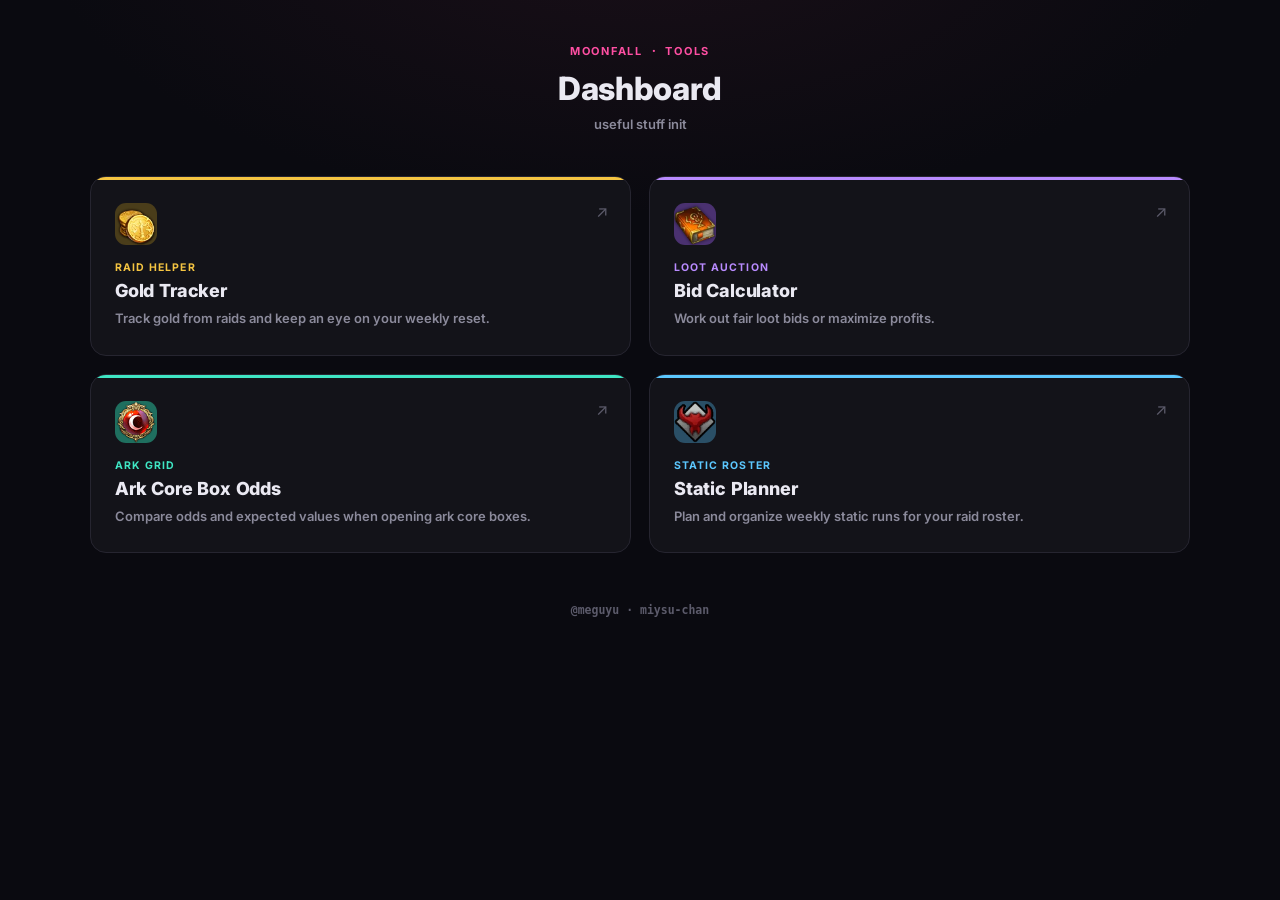
<file: index.html>
<!DOCTYPE html>
<html lang="de">
<head>
<meta charset="UTF-8">
<meta name="viewport" content="width=device-width, initial-scale=1.0">
<link rel="icon" type="image/png" href="icon.png">
<title>Moonfall | tools</title>
<style>
  @import url('https://fonts.googleapis.com/css2?family=Inter:wght@400;500;600;700;800&display=swap');

  :root{
    --bg: #0a0a10;
    --bg-grad: radial-gradient(1100px 550px at 50% -10%, #1a0f18 0%, #0a0a10 55%);
    --panel: #131319;
    --panel-2: #0d0d13;
    --border: #262530;
    --border-soft: #1c1b24;
    --text: #eae9f2;
    --muted: #8b8a9b;
    --muted-2: #5c5b6b;
    --pink: #ff4fa3;
    --pink-soft: #7a3159;
    --amber: #f5b942;
    --amber-soft: #7a5e2a;
    --teal: #3fe6c4;
    --teal-soft: #1f6f5f;
    --purple: #b98bff;
    --purple-soft: #4a3170;
    --coral: #ff6b5c;
    --coral-soft: #7a3329;
    --sky: #5cc8ff;
    --sky-soft: #2a4f66;
    --gold: #f5c542;
    --gold-soft: #4a3d1a;
    --danger: #ff5c5c;
    --success: #3fe6c4;
  }

  *{ box-sizing: border-box; }

  body{
    margin:0;
    background: var(--bg-grad), var(--bg);
    color: var(--text);
    font-family: 'Inter', sans-serif;
    padding: 44px 20px 70px;
    min-height: 100vh;
    font-variant-numeric: tabular-nums;
  }

  .wrap{ max-width: 1100px; margin: 0 auto; position: relative; }

  header{ margin-bottom: 8px; text-align: center; }
  .eyebrow{
    font-size: 11px; font-weight: 700;
    letter-spacing: .16em; text-transform: uppercase;
    color: var(--pink); margin-bottom: 10px;
  }
  h1{
    font-size: clamp(24px, 3.6vw, 32px);
    font-weight: 800;
    margin: 0 0 8px;
    letter-spacing: -0.01em;
  }
  .sub{
    font-size: 13px; color: var(--muted); font-weight: 600;
    max-width: 460px; margin: 0 auto;
  }

  /* --- Card grid --- */
  .grid{
    display: grid;
    grid-template-columns: repeat(2, 1fr);
    gap: 18px;
    margin-top: 44px;
  }
  @media (max-width: 640px){
    .grid{ grid-template-columns: 1fr; }
  }

  .card{
    display: block;
    background: var(--panel);
    border: 1px solid var(--border);
    border-radius: 16px;
    padding: 26px 24px;
    text-decoration: none;
    color: var(--text);
    position: relative;
    overflow: hidden;
    transition: border-color .15s ease, transform .15s ease, background .15s ease;
  }
  .card:hover{
    border-color: var(--muted-2);
    background: var(--panel-2);
    transform: translateY(-2px);
  }
  .card::before{
    content:"";
    position:absolute;
    top:0; left:0; right:0;
    height: 3px;
    background: var(--accent, var(--pink));
  }
  .card-icon{
    width: 42px; height: 42px;
    border-radius: 11px;
    display:flex; align-items:center; justify-content:center;
    font-size: 19px;
    background: var(--accent-soft, var(--pink-soft));
    color: var(--accent, var(--pink));
    margin-bottom: 16px;
    overflow: hidden;
  }
  .card-icon img{
    width: 100%; height: 100%;
    object-fit: cover;
  }
  .card-eyebrow{
    font-size: 10.5px; font-weight: 700;
    letter-spacing: .1em; text-transform: uppercase;
    color: var(--accent, var(--pink));
    margin-bottom: 6px;
  }
  .card h2{
    font-size: 18px; font-weight: 800;
    margin: 0 0 8px;
    letter-spacing: -0.01em;
  }
  .card p{
    font-size: 13px; color: var(--muted); font-weight: 600;
    margin: 0; line-height: 1.5;
  }
  .card-arrow{
    position: absolute;
    top: 24px; right: 22px;
    font-size: 16px;
    color: var(--muted-2);
    transition: transform .15s ease, color .15s ease;
  }
  .card:hover .card-arrow{
    transform: translate(3px, -3px);
    color: var(--accent, var(--pink));
  }

  footer{
    text-align:center;
    margin-top: 50px;
    font-size: 11.5px;
    color: var(--muted-2);
    font-weight: 600;
  }
</style>
</head>
<body>
<div class="wrap">

  <header>
    <div class="eyebrow">Moonfall ・ tools</div>
    <h1>Dashboard</h1>
    <div class="sub">useful stuff init</div>
  </header>

  <div class="grid">

    <a class="card" href="raid_gold_helper.html" style="--accent: var(--gold); --accent-soft: var(--gold-soft);">
      <span class="card-arrow">↗</span>
      <div class="card-icon"><img src="img/gold.webp" alt=""></div>
      <div class="card-eyebrow">Raid Helper</div>
      <h2>Gold Tracker</h2>
      <p>Track gold from raids and keep an eye on your weekly reset.</p>
    </a>

    <a class="card" href="bid_calculator.html" style="--accent: var(--purple); --accent-soft: var(--purple-soft);">
      <span class="card-arrow">↗</span>
      <div class="card-icon"><img src="img/Relic_Book.webp" alt=""></div>
      <div class="card-eyebrow">loot auction</div>
      <h2>Bid Calculator</h2>
      <p>Work out fair loot bids or maximize profits.</p>
    </a>

    <a class="card" href="ark_core_calculator.html" style="--accent: var(--teal); --accent-soft: var(--teal-soft);">
      <span class="card-arrow">↗</span>
      <div class="card-icon"><img src="img/ArkCore.png" alt=""></div>
      <div class="card-eyebrow">ark grid</div>
      <h2>Ark Core Box Odds</h2>
      <p>Compare odds and expected values when opening ark core boxes.</p>
    </a>

    <a class="card" href="megu_static_run_planner.html" style="--accent: var(--sky); --accent-soft: var(--sky-soft);">
      <span class="card-arrow">↗</span>
      <div class="card-icon"><img src="img/boss.png" alt=""></div>
      <div class="card-eyebrow">static roster</div>
      <h2>Static Planner</h2>
      <p>Plan and organize weekly static runs for your raid roster.</p>
    </a>

  </div>

  <footer><code>@meguyu · miysu-chan</code></footer>

</div>
</body>
</html>
</file>
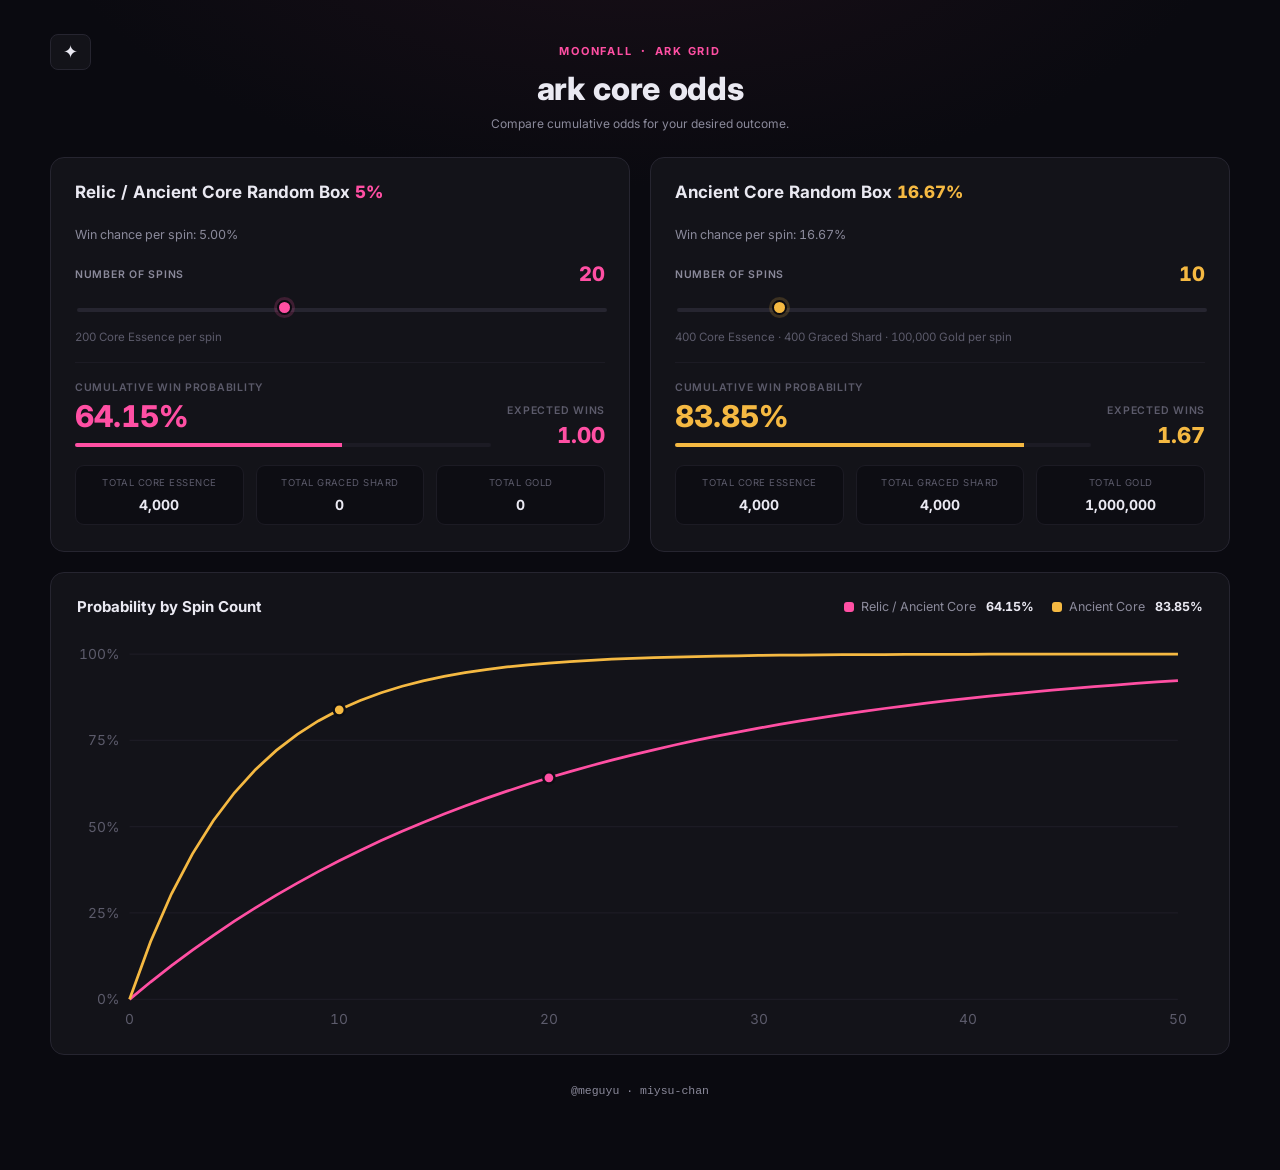
<file: ark_core_odds/index.html>
<!DOCTYPE html>
<html lang="en">
<head>
<meta charset="UTF-8">
<meta name="viewport" content="width=device-width, initial-scale=1.0">
<link rel="icon" type="image/png" href="icon.png">
<title>Moonfall | ark core box odds</title>
<style>
  @import url('https://fonts.googleapis.com/css2?family=Inter:wght@400;500;600;700;800&display=swap');

  :root{
    --bg: #0a0a10;
    --bg-grad: radial-gradient(1100px 550px at 50% -10%, #1a0f18 0%, #0a0a10 55%);
    --panel: #131319;
    --panel-2: #0d0d13;
    --border: #262530;
    --border-soft: #1c1b24;
    --text: #eae9f2;
    --muted: #8b8a9b;
    --muted-2: #5c5b6b;
    --pink: #ff4fa3;
    --pink-soft: #7a3159;
    --amber: #f5b942;
    --amber-soft: #7a5e2a;
  }

  *{ box-sizing: border-box; }

  body{
    margin:0;
    background: var(--bg-grad), var(--bg);
    color: var(--text);
    font-family: 'Inter', sans-serif;
    padding: 44px 20px 70px;
    min-height: 100vh;
    font-variant-numeric: tabular-nums;
  }

  .wrap{ max-width: 1180px; margin: 0 auto; position: relative; }

  /* Navigation Hamburger Menu */
  .top-nav {
    position: absolute;
    top: -10px;
    left: 0;
    z-index: 100;
  }
  .menu-btn {
    background: var(--panel);
    border: 1px solid var(--border);
    color: var(--text);
    font-size: 18px;
    padding: 6px 12px;
    border-radius: 8px;
    cursor: pointer;
    transition: all 0.15s ease;
  }
  .menu-btn:hover { border-color: var(--muted-2); background: var(--panel-2); }
  .menu-dropdown {
    display: none;
    position: absolute;
    top: 110%;
    left: 0;
    background: var(--panel);
    border: 1px solid var(--border);
    border-radius: 8px;
    box-shadow: 0 10px 25px rgba(0,0,0,0.5);
    min-width: 180px;
    overflow: hidden;
  }
  .menu-dropdown.show { display: block; }
  .menu-dropdown a {
    display: block;
    padding: 10px 16px;
    color: var(--text);
    text-decoration: none;
    font-size: 13px;
    font-weight: 600;
    border-bottom: 1px solid var(--border-soft);
    transition: background 0.15s ease;
  }
  .menu-dropdown a:last-child { border-bottom: none; }
  .menu-dropdown a:hover { background: var(--panel-2); color: var(--pink); }
  .menu-dropdown a.active { color: var(--pink); }

  header{ margin-bottom: 26px; text-align: center; }
  .eyebrow{
    font-size: 11px; font-weight: 700;
    letter-spacing: .16em; text-transform: uppercase;
    color: var(--pink); margin-bottom: 10px;
  }
  h1{
    font-size: clamp(24px, 3.6vw, 32px);
    font-weight: 800;
    margin: 0 0 8px;
    letter-spacing: -0.01em;
  }
  .sub{ font-size: 12px; color: var(--muted); margin-top: 8px; }

  .box-grid{
    display:grid;
    grid-template-columns: 1fr 1fr;
    gap: 20px;
    margin-bottom: 20px;
  }
  @media (max-width: 760px){ .box-grid{ grid-template-columns: 1fr; } }

  .card{
    background: var(--panel);
    border: 1px solid var(--border);
    border-radius: 14px;
    padding: 24px 24px 26px;
  }

  .card-title{ font-size: 17px; font-weight: 700; margin: 0 0 3px; min-height: 42px; line-height: 1.25; }
  .card-title .rate{ color: var(--pink); font-weight: 800; }
  .card-sub{ font-size: 12.5px; color: var(--muted); margin-bottom: 20px; }

  /* --- spin controls --- */
  label{
    display:block; font-size: 10.5px; font-weight: 600;
    letter-spacing:.07em; text-transform:uppercase; color: var(--muted);
  }
  .spins-block{ margin-bottom: 14px; }
  .spins-head{ display:flex; align-items:center; justify-content:space-between; margin-bottom: 10px; }
  .spins-display{
    font-family: 'Inter', sans-serif; font-size: 20px; font-weight: 800;
  }
  .spins-display.spins-pink{ color: var(--pink); }
  .spins-display.spins-amber{ color: var(--amber); }

  input[type=range]{
    width: 100%; height: 4px; border-radius: 2px;
    background: var(--border); -webkit-appearance:none; appearance:none;
  }
  input[type=range]::-webkit-slider-thumb{
    -webkit-appearance:none; appearance:none;
    width:15px; height:15px; border-radius:50%;
    background: var(--pink); border: 2px solid #0a0a10; cursor:pointer;
    margin-top:-6px; box-shadow: 0 0 0 3px rgba(255,79,163,.18);
  }
  input[type=range]::-moz-range-thumb{
    width:15px; height:15px; border-radius:50%;
    background: var(--pink); border: 2px solid #0a0a10; cursor:pointer;
  }

  .cost-note{ font-size: 11.5px; color: var(--muted-2); margin-top: 12px; }

  .divider{ height:1px; background: var(--border-soft); margin: 18px 0; }

  /* --- output row: probability + expected wins --- */
  .output-row{ display:flex; align-items:flex-end; justify-content:space-between; gap: 16px; }
  .output-main{ flex: 1; min-width:0; }
  .output-label{ font-size: 10.5px; font-weight:600; letter-spacing:.07em; text-transform:uppercase; color: var(--muted-2); margin-bottom: 6px; }
  .output-value{ font-size: 30px; font-weight: 800; color: var(--pink); line-height:1.1; }
  .output-bar{ height: 4px; border-radius: 2px; background: var(--border-soft); margin-top: 10px; overflow:hidden; }
  .output-bar-fill{ height:100%; background: var(--pink); transition: width .2s ease; }

  .output-side{ text-align:right; flex-shrink:0; }
  .output-side .output-label{ margin-bottom: 6px; }
  .output-side .output-value{ font-size: 22px; }
  .output-side.side-pink .output-value{ color: var(--pink); }
  .output-side.side-amber .output-value{ color: var(--amber); }

  /* --- resource totals, symmetric 3 columns on both cards --- */
  .cost-list{ margin-top: 18px; display:grid; grid-template-columns: repeat(3, 1fr); gap: 12px; }
  .cost-item{
    background:#0d0d13; border:1px solid var(--border-soft); border-radius:9px;
    padding: 11px 12px; text-align:center;
    display:flex; flex-direction:column; justify-content:space-between; gap: 8px;
  }
  .cost-item .cl{ font-size: 9.5px; text-transform:uppercase; letter-spacing:.05em; color: var(--muted-2); }
  .cost-item .cv{ font-size: 14px; font-weight: 700; white-space: nowrap; }

  /* --- combined chart card --- */
  .chart-card{
    background: var(--panel); border: 1px solid var(--border);
    border-radius: 14px; padding: 24px 26px 20px;
  }
  .chart-card-head{ display:flex; align-items:center; justify-content:space-between; flex-wrap:wrap; gap: 12px; margin-bottom: 18px; }
  .chart-card-head h2{ font-size: 15px; font-weight: 700; margin: 0; }
  .legend{ display:flex; gap: 18px; flex-wrap:wrap; }
  .legend-item{ font-size: 12.5px; color: var(--muted); display:flex; align-items:center; gap: 7px; }
  .legend-item b{ color: var(--text); font-weight: 700; margin-left: 3px; }
  .swatch{ width:10px; height:10px; border-radius:3px; display:inline-block; flex-shrink:0; }
  .swatch-pink{ background: var(--pink); }
  .swatch-amber{ background: var(--amber); }

  .chart-box-combined{ position: relative; }
  .chart-svg{ width: 100%; height: auto; display:block; }
  .grid-line{ stroke: var(--border-soft); stroke-width: 1; }
  .axis-label{ fill: var(--muted-2); font-size: 11px; font-family: 'Inter', sans-serif; }
  .curve-pink{ fill:none; stroke: var(--pink); stroke-width: 2.2; }
  .curve-amber{ fill:none; stroke: var(--amber); stroke-width: 2.2; }
  .marker-dot-pink{ fill: var(--pink); stroke:#0d0d13; stroke-width:2; }
  .marker-dot-amber{ fill: var(--amber); stroke:#0d0d13; stroke-width:2; }
  .marker-label-pink{ fill: var(--pink); font-size: 11.5px; font-weight: 700; font-family:'Inter', sans-serif; }
  .marker-label-amber{ fill: var(--amber); font-size: 11.5px; font-weight: 700; font-family:'Inter', sans-serif; }
  .crosshair{ stroke: var(--muted-2); stroke-width: 1; stroke-dasharray: 3 3; opacity: 0; }
  .hover-dot{ opacity: 0; }

  .chart-tooltip{
    position:absolute; pointer-events:none; background:#0d0d13;
    border:1px solid var(--border); border-radius:8px; padding:8px 11px;
    font-size:12px; font-weight:600; color:var(--text);
    transform: translate(-50%,-115%); white-space:nowrap; opacity:0;
    transition: opacity .1s ease; line-height:1.6;
  }
  .chart-tooltip .tt-n{ color: var(--muted); font-weight:500; display:block; margin-bottom:2px; }
  .chart-tooltip .tt-row{ display:flex; align-items:center; gap:6px; }
  .chart-tooltip .tt-swatch{ width:8px; height:8px; border-radius:2px; display:inline-block; }

  #box2 .card-title .rate{ color: var(--amber); }
  #box2 .output-main .output-value{ color: var(--amber); }
  #box2 .output-bar-fill{ background: var(--amber); }
  #box2 input[type=range]::-webkit-slider-thumb{
    background: var(--amber); box-shadow: 0 0 0 3px rgba(245,185,66,.18);
  }
  #box2 input[type=range]::-moz-range-thumb{ background: var(--amber); }

  footer{ text-align:center; color: var(--muted-2); font-size: 11.5px; margin-top: 26px; line-height:1.6; }
  footer code{ color: var(--muted); }
</style>
</head>
<body>
<div class="wrap">

  <!-- Hamburger Navigation Menu -->
  <div class="top-nav">
    <button class="menu-btn" id="menuBtn">✦</button>
    <div class="menu-dropdown" id="menuDropdown">
	  <a href="../gold_tracker">Gold Tracker</a>
      <a href="../static_planner">Static Planner</a>
      <a href="../bid_calculator">Loot Bid Calc</a>
	  <a href="../ark_core_odds" class="active">Ark Box Odds</a>
    </div>
  </div>

  <header>
	<div class="eyebrow">Moonfall ・ Ark Grid</div>
    <h1>ark core odds</h1>
	<div class="sub">Compare cumulative odds for your desired outcome.</div>
  </header>

  <div class="box-grid">

    <!-- BOX 1: Relic / Ancient Core Random Box -->
    <div class="card" id="box1">
      <div class="card-title">Relic / Ancient Core Random Box <span class="rate">5%</span></div>
      <div class="card-sub">Win chance per spin: 5.00%</div>

      <div class="spins-block">
        <div class="spins-head">
          <label>Number of Spins</label>
          <span class="spins-display spins-pink" id="b1_n_display">20</span>
        </div>
        <input type="range" id="b1_n" min="1" max="50" value="20">
      </div>
      <div class="cost-note">200 Core Essence per spin</div>

      <div class="divider"></div>

      <div class="output-row">
        <div class="output-main">
          <div class="output-label">Cumulative Win Probability</div>
          <div class="output-value" id="b1_prob">–</div>
          <div class="output-bar"><div class="output-bar-fill" id="b1_bar" style="width:0%"></div></div>
        </div>
        <div class="output-side side-pink">
          <div class="output-label">Expected Wins</div>
          <div class="output-value" id="b1_expected">–</div>
        </div>
      </div>

      <div class="cost-list">
        <div class="cost-item">
          <div class="cl">Total Core Essence</div>
          <div class="cv" id="b1_totalessence">–</div>
        </div>
        <div class="cost-item">
          <div class="cl">Total Graced Shard</div>
          <div class="cv" id="b1_totalshard">0</div>
        </div>
        <div class="cost-item">
          <div class="cl">Total Gold</div>
          <div class="cv" id="b1_totalgold">0</div>
        </div>
      </div>
    </div>

    <!-- BOX 2: Ancient Core Random Box -->
    <div class="card" id="box2">
      <div class="card-title">Ancient Core Random Box <span class="rate">16.67%</span></div>
      <div class="card-sub">Win chance per spin: 16.67%</div>

      <div class="spins-block">
        <div class="spins-head">
          <label>Number of Spins</label>
          <span class="spins-display spins-amber" id="b2_n_display">10</span>
        </div>
        <input type="range" id="b2_n" min="1" max="50" value="10">
      </div>
      <div class="cost-note">400 Core Essence · 400 Graced Shard · 100,000 Gold per spin</div>

      <div class="divider"></div>

      <div class="output-row">
        <div class="output-main">
          <div class="output-label">Cumulative Win Probability</div>
          <div class="output-value" id="b2_prob">–</div>
          <div class="output-bar"><div class="output-bar-fill" id="b2_bar" style="width:0%"></div></div>
        </div>
        <div class="output-side side-amber">
          <div class="output-label">Expected Wins</div>
          <div class="output-value" id="b2_expected">–</div>
        </div>
      </div>

      <div class="cost-list">
        <div class="cost-item">
          <div class="cl">Total Core Essence</div>
          <div class="cv" id="b2_totalessence">–</div>
        </div>
        <div class="cost-item">
          <div class="cl">Total Graced Shard</div>
          <div class="cv" id="b2_totalshard">–</div>
        </div>
        <div class="cost-item">
          <div class="cl">Total Gold</div>
          <div class="cv" id="b2_totalgold">–</div>
        </div>
      </div>
    </div>

  </div>

  <div class="chart-card">
    <div class="chart-card-head">
      <h2>Probability by Spin Count</h2>
      <div class="legend">
        <div class="legend-item"><span class="swatch swatch-pink"></span>Relic / Ancient Core <b id="legend1">–</b></div>
        <div class="legend-item"><span class="swatch swatch-amber"></span>Ancient Core <b id="legend2">–</b></div>
      </div>
    </div>
    <div class="chart-box-combined">
      <svg class="chart-svg" id="chartCombined" viewBox="0 0 900 320"></svg>
      <div class="chart-tooltip" id="ttCombined"></div>
    </div>
  </div>

  <footer>
    <code>@meguyu · miysu-chan</code>
  </footer>

</div>

<script>
  const $ = id => document.getElementById(id);
  const fmt = (n, d=0) => n.toLocaleString('en-US', {maximumFractionDigits: d, minimumFractionDigits: d});

  /* ---------- Navigation Menu ---------- */
  function initMenu(){
    const menuBtn = $('menuBtn');
    const menuDropdown = $('menuDropdown');
    
    if(menuBtn && menuDropdown) {
      menuBtn.addEventListener('click', (e) => {
        e.stopPropagation();
        menuDropdown.classList.toggle('show');
      });

      document.addEventListener('click', () => {
        menuDropdown.classList.remove('show');
      });
    }
  }

  const P1 = 0.05, P2 = 1/6;
  const CHART_MAX_N = 50;

  const CW = 900, CH = 320;
  const PAD = {top: 16, right: 20, bottom: 28, left: 42};
  const PW = CW - PAD.left - PAD.right;
  const PH = CH - PAD.top - PAD.bottom;

  function xPos(n){ return PAD.left + (n / CHART_MAX_N) * PW; }
  function yPos(prob){ return PAD.top + (1 - prob) * PH; }
  function probAt(p, n){ return 1 - Math.pow(1-p, n); }

  let n1Current = 20, n2Current = 10;

  function buildCombinedChart(){
    const svg = $('chartCombined');
    svg.innerHTML = '';
    const ns = 'http://www.w3.org/2000/svg';

    // gridlines + y axis labels
    [0,0.25,0.5,0.75,1].forEach(f => {
      const y = yPos(f);
      const line = document.createElementNS(ns,'line');
      line.setAttribute('x1', PAD.left); line.setAttribute('x2', CW-PAD.right);
      line.setAttribute('y1', y); line.setAttribute('y2', y);
      line.setAttribute('class','grid-line');
      svg.appendChild(line);

      const label = document.createElementNS(ns,'text');
      label.setAttribute('x', PAD.left - 8); label.setAttribute('y', y+4);
      label.setAttribute('text-anchor','end'); label.setAttribute('class','axis-label');
      label.textContent = Math.round(f*100) + '%';
      svg.appendChild(label);
    });

    // x axis labels every 10
    for(let n=0; n<=CHART_MAX_N; n+=10){
      const x = xPos(n);
      const label = document.createElementNS(ns,'text');
      label.setAttribute('x', x); label.setAttribute('y', CH - 8);
      label.setAttribute('text-anchor','middle'); label.setAttribute('class','axis-label');
      label.textContent = n;
      svg.appendChild(label);
    }

    // curves
    function curvePath(p){
      let d = '';
      for(let n=0; n<=CHART_MAX_N; n++){
        d += (n===0 ? 'M ' : 'L ') + xPos(n) + ' ' + yPos(probAt(p,n)) + ' ';
      }
      return d;
    }
    const line1 = document.createElementNS(ns,'path');
    line1.setAttribute('d', curvePath(P1));
    line1.setAttribute('class','curve-pink');
    svg.appendChild(line1);

    const line2 = document.createElementNS(ns,'path');
    line2.setAttribute('d', curvePath(P2));
    line2.setAttribute('class','curve-amber');
    svg.appendChild(line2);

    // persistent markers at current spin counts
    function addMarker(n, p, dotClass){
      const cx = xPos(n), cy = yPos(probAt(p,n));
      const dot = document.createElementNS(ns,'circle');
      dot.setAttribute('cx',cx); dot.setAttribute('cy',cy); dot.setAttribute('r',4.5);
      dot.setAttribute('class', dotClass);
      svg.appendChild(dot);
    }
    addMarker(n1Current, P1, 'marker-dot-pink');
    addMarker(n2Current, P2, 'marker-dot-amber');

    // crosshair + hover dots
    const crosshair = document.createElementNS(ns,'line');
    crosshair.setAttribute('y1', PAD.top); crosshair.setAttribute('y2', PAD.top+PH);
    crosshair.setAttribute('class','crosshair');
    svg.appendChild(crosshair);

    const hoverDot1 = document.createElementNS(ns,'circle');
    hoverDot1.setAttribute('r',4); hoverDot1.setAttribute('class','marker-dot-pink hover-dot');
    svg.appendChild(hoverDot1);
    const hoverDot2 = document.createElementNS(ns,'circle');
    hoverDot2.setAttribute('r',4); hoverDot2.setAttribute('class','marker-dot-amber hover-dot');
    svg.appendChild(hoverDot2);

    // hit area
    const hit = document.createElementNS(ns,'rect');
    hit.setAttribute('x', PAD.left); hit.setAttribute('y', PAD.top);
    hit.setAttribute('width', PW); hit.setAttribute('height', PH);
    hit.setAttribute('fill','transparent'); hit.style.cursor='crosshair';
    svg.appendChild(hit);

    const tooltip = $('ttCombined');
    hit.addEventListener('mousemove', (e) => {
      const rect = svg.getBoundingClientRect();
      const relX = (e.clientX - rect.left) / rect.width * CW;
      const n = Math.round(Math.min(Math.max((relX - PAD.left) / PW, 0), 1) * CHART_MAX_N);
      const x = xPos(n);
      const p1v = probAt(P1, n), p2v = probAt(P2, n);

      crosshair.setAttribute('x1', x); crosshair.setAttribute('x2', x);
      crosshair.style.opacity = 1;

      hoverDot1.setAttribute('cx', x); hoverDot1.setAttribute('cy', yPos(p1v));
      hoverDot2.setAttribute('cx', x); hoverDot2.setAttribute('cy', yPos(p2v));
      hoverDot1.style.opacity = 1; hoverDot2.style.opacity = 1;

      tooltip.style.opacity = 1;
      tooltip.style.left = (x/CW*100) + '%';
      tooltip.style.top = (Math.min(yPos(p1v), yPos(p2v))/CH*100) + '%';
      tooltip.innerHTML =
        `<span class="tt-n">${n} spins</span>` +
        `<span class="tt-row"><span class="tt-swatch swatch-pink"></span>${(p1v*100).toFixed(2)}%</span>` +
        `<span class="tt-row"><span class="tt-swatch swatch-amber"></span>${(p2v*100).toFixed(2)}%</span>`;
    });
    hit.addEventListener('mouseleave', () => {
      crosshair.style.opacity = 0;
      hoverDot1.style.opacity = 0; hoverDot2.style.opacity = 0;
      tooltip.style.opacity = 0;
    });
  }

  function renderBox1(){
    const n = parseInt($('b1_n').value) || 0;
    n1Current = n;
    $('b1_n_display').textContent = n;
    const prob = probAt(P1, n);

    $('b1_prob').textContent = (prob*100).toFixed(2) + '%';
    $('b1_bar').style.width = Math.min(prob*100,100) + '%';
    $('b1_expected').textContent = fmt(n*P1, 2);
    $('b1_totalessence').textContent = fmt(n*200);
    $('legend1').textContent = (prob*100).toFixed(2) + '%';

    buildCombinedChart();
  }

  function renderBox2(){
    const n = parseInt($('b2_n').value) || 0;
    n2Current = n;
    $('b2_n_display').textContent = n;
    const prob = probAt(P2, n);

    $('b2_prob').textContent = (prob*100).toFixed(2) + '%';
    $('b2_bar').style.width = Math.min(prob*100,100) + '%';
    $('b2_expected').textContent = fmt(n*P2, 2);
    $('b2_totalessence').textContent = fmt(n*400);
    $('b2_totalshard').textContent = fmt(n*400);
    $('b2_totalgold').textContent = fmt(n*100000);
    $('legend2').textContent = (prob*100).toFixed(2) + '%';

    buildCombinedChart();
  }

  $('b1_n').addEventListener('input', renderBox1);
  $('b2_n').addEventListener('input', renderBox2);

  initMenu();
  renderBox1();
  renderBox2();
</script>
</body>
</html>
</file>
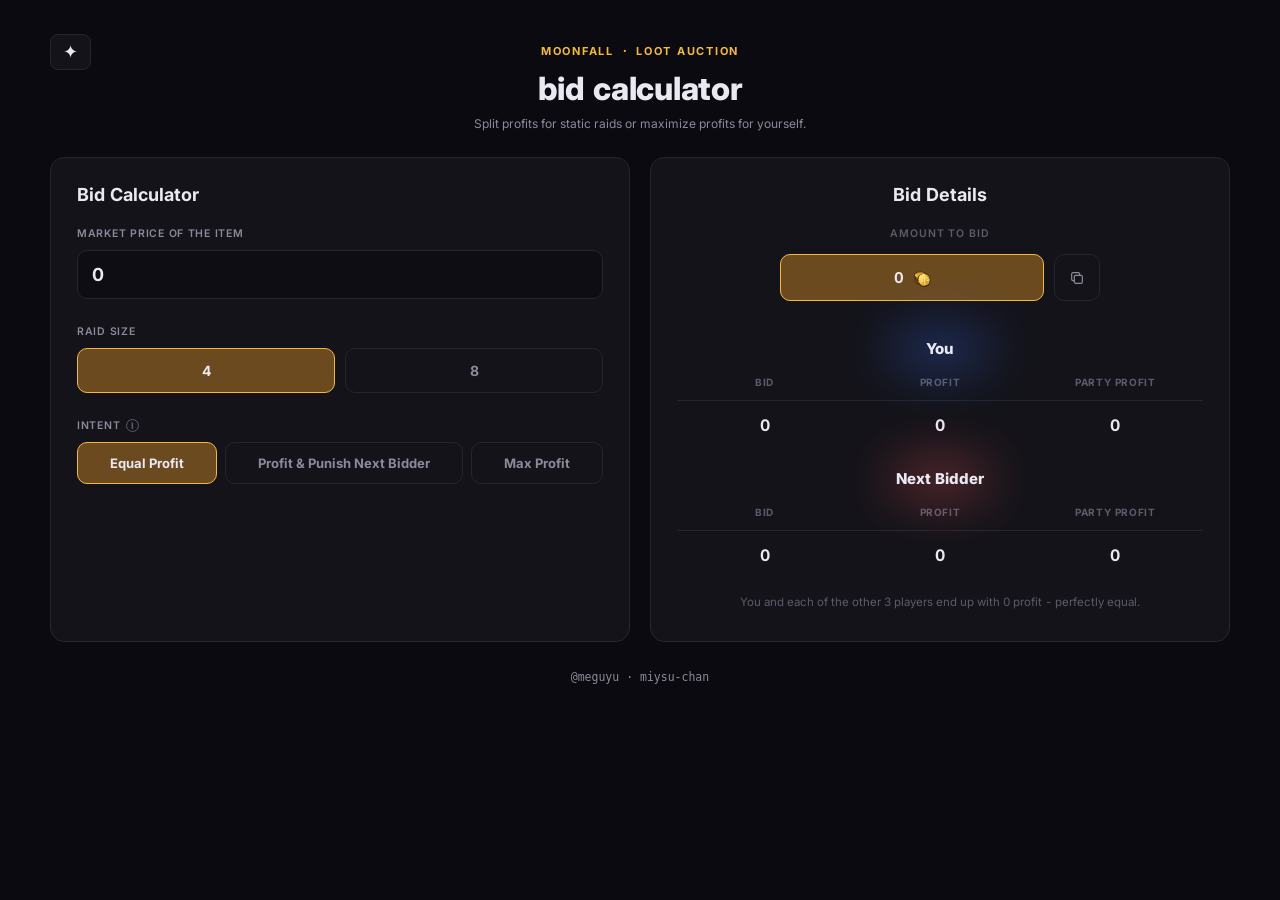
<file: bid_calculator/index.html>
<!DOCTYPE html>
<html lang="en">
<head>
<meta charset="UTF-8">
<meta name="viewport" content="width=device-width, initial-scale=1.0">
<link rel="icon" type="image/png" href="icon.png">
<title>Moonfall | loot bid calc</title>
<style>
  @import url('https://fonts.googleapis.com/css2?family=Inter:wght@400;500;600;700;800&display=swap');

  :root{
    --bg: #0a0a10;
    --panel: #131319;
    --panel-2: #0d0d13;
    --border: #262530;
    --border-soft: #1c1b24;
    --text: #eae9f2;
    --muted: #8b8a9b;
    --muted-2: #5c5b6b;
    --amber: #f5b942;
    --amber-soft: #7a5e2a;
    --amber-dark: #6b4a20;
    --danger: #ef5a5a;
    --good: #3fe6a4;
    --blue-glow: #3a6ef0;
  }

  *{ box-sizing: border-box; }

  body{
    margin:0;
    background: var(--bg);
    color: var(--text);
    font-family: 'Inter', sans-serif;
    padding: 44px 20px 70px;
    min-height: 100vh;
    font-variant-numeric: tabular-nums;
  }

  .wrap{ max-width: 1180px; margin: 0 auto; position: relative; }

  /* Navigation Hamburger Menu */
  .top-nav { position: absolute; top: -10px; left: 0; z-index: 100; }
  .menu-btn {
    background: var(--panel);
    border: 1px solid var(--border);
    color: var(--text);
    font-size: 18px;
    padding: 6px 12px;
    border-radius: 8px;
    cursor: pointer;
    transition: all 0.15s ease;
  }
  .menu-btn:hover { border-color: var(--muted-2); background: var(--panel-2); }
  .menu-dropdown {
    display: none;
    position: absolute;
    top: 110%;
    left: 0;
    background: var(--panel);
    border: 1px solid var(--border);
    border-radius: 8px;
    box-shadow: 0 10px 25px rgba(0,0,0,0.5);
    min-width: 180px;
    overflow: hidden;
  }
  .menu-dropdown.show { display: block; }
  .menu-dropdown a {
    display: block;
    padding: 10px 16px;
    color: var(--text);
    text-decoration: none;
    font-size: 13px;
    font-weight: 600;
    border-bottom: 1px solid var(--border-soft);
    transition: background 0.15s ease;
  }
  .menu-dropdown a:last-child { border-bottom: none; }
  .menu-dropdown a:hover { background: var(--panel-2); color: var(--amber); }
  .menu-dropdown a.active { color: var(--amber); }

  header{ margin-bottom: 26px; text-align: center; }
  .eyebrow{
    font-size: 11px; font-weight: 700;
    letter-spacing: .16em; text-transform: uppercase;
    color: var(--amber); margin-bottom: 10px;
  }
  h1{ font-size: clamp(24px, 3.6vw, 32px); font-weight: 800; margin: 0; letter-spacing: -0.01em; }
  .sub{ font-size: 12px; color: var(--muted); margin-top: 8px; }

  .layout{ display:grid; grid-template-columns: 1fr 1fr; gap: 20px; align-items: stretch; }
  @media (max-width: 820px){ .layout{ grid-template-columns: 1fr; } }

  .card{
    background: var(--panel);
    border: 1px solid var(--border);
    border-radius: 14px;
    padding: 26px 26px 30px;
    position: relative;
  }
  .card.results{ display:flex; flex-direction:column; }
  .card.results .card-title{ flex: none; }
  .results-content{ flex: 1; display:flex; flex-direction:column; justify-content:center; }

  .card-title{ font-size: 18px; font-weight: 700; margin: 0 0 22px; }

  label{
    display:flex; align-items:center; gap:6px;
    font-size: 10.5px; font-weight: 600;
    letter-spacing:.07em; text-transform:uppercase; color: var(--muted);
    margin-bottom: 10px;
  }
  .field{ margin-bottom: 26px; }

  input.price-input{
    font-family: 'Inter', sans-serif;
    background: var(--panel-2); border: 1px solid var(--border);
    color: var(--text); font-size: 18px; font-weight: 700; padding: 13px 14px;
    border-radius: 10px; outline:none; width:100%;
  }
  input.price-input:focus{ border-color: var(--amber-dark); }
  input.price-input::placeholder{ color: var(--muted-2); }

  .segmented{ display:flex; gap: 10px; flex-wrap: wrap; }
  .seg-btn{
    flex: 1;
    min-width: 70px;
    font-family:'Inter', sans-serif;
    background: transparent; border: 1px solid var(--border);
    color: var(--muted); font-size: 14px; font-weight: 700;
    padding: 13px 14px; border-radius: 10px; cursor:pointer;
    text-align:center;
    transition: all .15s ease;
  }
  .seg-btn:hover{ border-color: var(--muted-2); color: var(--text); }
  .seg-btn.active{
    background: var(--amber-dark);
    border-color: var(--amber);
    color: var(--amber-2);
  }

  .intent-row{ display:flex; gap:8px; flex-wrap: wrap; }
  .intent-row .seg-btn{ flex: 1 1 auto; min-width: 130px; font-size: 13px; padding: 12px 12px; }

  .info-icon{
    display:inline-flex; align-items:center; justify-content:center;
    width:13px; height:13px; border-radius:50%;
    border:1px solid var(--muted-2); color: var(--muted-2);
    font-size:9px; font-weight:800;
    cursor: help; position: relative;
  }
  .info-icon .tip{
    display:none;
    position:absolute; top: 150%; left: 0; transform: none;
    background: var(--panel-2); border:1px solid var(--border);
    color: var(--muted); font-size: 11px; font-weight: 500;
    text-transform:none; letter-spacing:0;
    padding: 10px 12px; border-radius: 8px;
    width: max-content; max-width: min(280px, 80vw);
    line-height: 1.5; box-shadow: 0 8px 20px rgba(0,0,0,0.5); z-index: 50;
  }
  .info-icon:hover .tip{ display:block; }

  /* --- Bid Details panel --- */
  .amount-block{ text-align:center; margin-bottom: 8px; }
  .amount-label{ font-size: 10.5px; font-weight:600; letter-spacing:.09em; text-transform:uppercase; color: var(--muted-2); margin-bottom: 14px; }
  .amount-row{ display:flex; align-items:stretch; justify-content:center; gap: 10px; max-width: 320px; margin: 0 auto; }
  .amount-pill{
    flex: 1;
    display:inline-flex; align-items:center; justify-content:center; gap: 9px;
    background: var(--amber-dark);
    border: 1px solid var(--amber);
    color: var(--amber-2);
    font-size: 15px; font-weight: 700;
    padding: 13px 14px; border-radius: 10px;
  }
  .amount-pill img{ width: 18px; height: 18px; flex-shrink:0; display:block; }
  .copy-btn{
    display:inline-flex; align-items:center; justify-content:center;
    width: 46px;
    background: transparent; border: 1px solid var(--border);
    color: var(--muted); border-radius: 10px; cursor:pointer;
    transition: all .15s ease; flex-shrink:0;
  }
  .copy-btn:hover{ border-color: var(--muted-2); color: var(--text); }
  .copy-btn.copied{ border-color: var(--good); color: var(--good); }
  .copy-btn svg{ width:16px; height:16px; }

  .who-block{ position: relative; text-align:center; margin: 30px 0 4px; }
  .who-glow{
    position:absolute; left:50%; top:50%; transform: translate(-50%,-50%);
    width: 110px; height: 45px; border-radius: 50%;
    filter: blur(26px); opacity: .35; pointer-events:none; z-index:0;
  }
  .who-glow.you{ background: var(--blue-glow); }
  .who-glow.next{ background: var(--danger); }
  .who-heading{ position:relative; z-index:1; font-size: 15px; font-weight: 800; }

  table.bid-table{ width:100%; table-layout: fixed; border-collapse:collapse; margin-top: 14px; }
  table.bid-table th{
    text-align:center; font-size: 10px; text-transform:uppercase; letter-spacing:.06em;
    color: var(--muted-2); font-weight:700; padding: 0 6px 12px; border-bottom:1px solid var(--border);
  }
  table.bid-table td{ text-align:center; font-size: 16px; font-weight: 700; padding: 14px 6px 4px; }
  table.bid-table td.neg{ color: var(--danger); }
  table.bid-table td.pos{ color: var(--text); }

  .formula-note{ font-size: 11.5px; color: var(--muted-2); text-align:center; margin-top: 24px; line-height: 1.6; }

  footer{ text-align:center; color: var(--muted-2); font-size: 11.5px; margin-top: 26px; line-height:1.6; }
  footer code{ color: var(--muted); }
</style>
</head>
<body>
<div class="wrap">

  <div class="top-nav">
    <button class="menu-btn" id="menuBtn">✦</button>
    <div class="menu-dropdown" id="menuDropdown">
	  <a href="../gold_tracker">Gold Tracker</a>
      <a href="../static_planner">Static Planner</a>
      <a href="../bid_calculator" class="active">Loot Bid Calc</a>
	  <a href="../ark_core_odds">Ark Core Odds</a>
    </div>
  </div>

  <header>
    <div class="eyebrow">Moonfall ・ Loot Auction</div>
    <h1>bid calculator</h1>
    <div class="sub">Split profits for static raids or maximize profits for yourself.</div>
  </header>

  <div class="layout">

    <!-- LEFT: Inputs -->
    <div class="card">
      <div class="card-title">Bid Calculator</div>

      <div class="field">
        <label>Market price of the item</label>
        <input class="price-input" type="text" id="marketPrice" inputmode="numeric" value="0">
      </div>

      <div class="field">
        <label>Raid Size</label>
        <div class="segmented" id="raidSizeGroup">
          <button class="seg-btn active" data-size="4">4</button>
          <button class="seg-btn" data-size="8">8</button>
        </div>
      </div>

      <div class="field" style="margin-bottom:4px;">
        <label>Intent
          <span class="info-icon">i
            <span class="tip">Each next bid in this auction is 10% higher than the current one (e.g. 50 → 55). "Equal Profit" splits profit evenly, "Punish" bids high enough to make outbidding you a bad deal, "Max Profit" bids the lowest possible amount.</span>
          </span>
        </label>
        <div class="intent-row" id="intentGroup">
          <button class="seg-btn active" data-intent="equal">Equal Profit</button>
          <button class="seg-btn" data-intent="punish">Profit &amp; Punish Next Bidder</button>
          <button class="seg-btn" data-intent="max">Max Profit</button>
        </div>
      </div>
    </div>

    <!-- RIGHT: Results -->
    <div class="card results">
      <div class="card-title" style="text-align:center;">Bid Details</div>

      <div class="results-content">
      <div class="amount-block">
        <div class="amount-label">Amount To Bid</div>
        <div class="amount-row">
          <div class="amount-pill">
            <span id="amountToBid">0</span>
            <img src="[data-uri]" alt="gold">
          </div>
          <button class="copy-btn" id="copyBtn" title="Copy amount">
            <svg viewBox="0 0 24 24" fill="none" xmlns="http://www.w3.org/2000/svg">
              <rect x="8" y="8" width="12" height="12" rx="2" stroke="currentColor" stroke-width="1.8"/>
              <path d="M16 8V6a2 2 0 0 0-2-2H6a2 2 0 0 0-2 2v8a2 2 0 0 0 2 2h2" stroke="currentColor" stroke-width="1.8"/>
            </svg>
          </button>
        </div>
      </div>

      <div class="who-block">
        <div class="who-glow you"></div>
        <div class="who-heading">You</div>
      </div>
      <table class="bid-table">
        <thead><tr><th>Bid</th><th>Profit</th><th>Party Profit</th></tr></thead>
        <tbody>
          <tr><td id="youBid">0</td><td id="youProfit">0</td><td id="youParty">0</td></tr>
        </tbody>
      </table>

      <div class="who-block">
        <div class="who-glow next"></div>
        <div class="who-heading">Next Bidder</div>
      </div>
      <table class="bid-table">
        <thead><tr><th>Bid</th><th>Profit</th><th>Party Profit</th></tr></thead>
        <tbody>
          <tr><td id="nextBid">0</td><td id="nextProfit">0</td><td id="nextParty">0</td></tr>
        </tbody>
      </table>

      <div class="formula-note" id="formulaNote"></div>
      </div>
    </div>

  </div>

  <footer>
    <code>@meguyu · miysu-chan</code>
  </footer>

</div>

<script>
  const $ = id => document.getElementById(id);
  const fmt = n => Math.round(n).toLocaleString('en-US');

  /* ---------- Navigation Menu ---------- */
  function initMenu(){
    const menuBtn = $('menuBtn');
    const menuDropdown = $('menuDropdown');
    menuBtn.addEventListener('click', (e) => {
      e.stopPropagation();
      menuDropdown.classList.toggle('show');
    });
    document.addEventListener('click', () => menuDropdown.classList.remove('show'));
  }

  const TAX_RATE = 0.05;
  const MIN_RAISE = 0.10; // next bid must be at least 10% higher

  let raidSize = 4;
  let intent = 'equal';

  /* ---------- Formatted number input (thousands separators as you type) ---------- */
  function parseNumberInput(str){
    const digits = (str || '').replace(/[^\d]/g, '');
    return digits ? parseInt(digits, 10) : 0;
  }
  function initPriceInput(){
    const input = $('marketPrice');
    input.addEventListener('input', () => {
      const value = parseNumberInput(input.value);
      input.value = value ? value.toLocaleString('en-US') : '';
      render();
    });
    input.addEventListener('blur', () => {
      if(!input.value) input.value = '0';
    });
  }
  function getMarketPrice(){
    return parseNumberInput($('marketPrice').value);
  }

  function initSegmented(containerId, dataAttr, onPick){
    const container = $(containerId);
    container.querySelectorAll('.seg-btn').forEach(btn => {
      btn.addEventListener('click', () => {
        container.querySelectorAll('.seg-btn').forEach(b => b.classList.remove('active'));
        btn.classList.add('active');
        onPick(btn.dataset[dataAttr]);
      });
    });
  }

  // Exact "Profit & Punish Next Bidder" ratios (bid ÷ net sell value), calibrated
  // against a reference tool for a similar game: at raid size 4 a 100,000 market
  // price item (net value 95,000) bids 69,500; at raid size 8 it bids 78,000
  // I HAVE NO IDEA OF THE MATH THIS SHOULD BE LOL
  const PUNISH_FRACTION = { 4: 139 / 190, 8: 78 / 95 };

  function calcBid(V, n, intentKey){
    const m = n - 1; // other players
    const equalBid = V * m / n; // fair split, also the break-even point past which outbidding never pays off
    if(intentKey === 'equal') return equalBid;
    if(intentKey === 'max') return equalBid / 1.1; // the highest bid still low enough that a minimum 10% raise reaches the fair-split threshold
    if(intentKey === 'punish'){
      const frac = PUNISH_FRACTION[n] !== undefined ? PUNISH_FRACTION[n] : (equalBid + V) / 2 / V;
      return V * frac;
    }
    return equalBid;
  }

  function render(){
    const marketPrice = getMarketPrice();
    const V = marketPrice * (1 - TAX_RATE); // net sell value after 5% market tax
    const n = raidSize;
    const m = n - 1;

    const bid = Math.max(0, calcBid(V, n, intent));
    const yourProfit = V - bid;
    const partyProfitEach = m > 0 ? bid / m : 0;

    // Minimum next bid: 10% higher than the current bid (e.g. 50 -> 55)
    const nextBid = bid * (1 + MIN_RAISE);
    const nextProfit = V - nextBid;
    const nextPartyEach = m > 0 ? nextBid / m : 0;

    $('amountToBid').textContent = fmt(bid);

    $('youBid').textContent = fmt(bid);
    $('youProfit').textContent = fmt(yourProfit);
    $('youProfit').className = yourProfit < 0 ? 'neg' : 'pos';
    $('youParty').textContent = fmt(partyProfitEach);

    $('nextBid').textContent = fmt(nextBid);
    $('nextProfit').textContent = fmt(nextProfit);
    $('nextProfit').className = nextProfit < 0 ? 'neg' : 'pos';
    $('nextParty').textContent = fmt(nextPartyEach);

    const notes = {
      equal: `You and each of the other ${m} players end up with ${fmt(V / n)} profit - perfectly equal.`,
      punish: `You give up some profit versus Equal Profit in exchange for a much stronger deterrent. Useful if you need it yourself.`,
      max: `The lowest bid where someone else would just reach the fair-split threshold.`
    };
    $('formulaNote').textContent = notes[intent] || '';
  }

  function initCopy(){
    $('copyBtn').addEventListener('click', async () => {
      const value = $('amountToBid').textContent.replace(/,/g, '');
      try{
        await navigator.clipboard.writeText(value);
      }catch(err){
        const ta = document.createElement('textarea');
        ta.value = value;
        document.body.appendChild(ta);
        ta.select();
        document.execCommand('copy');
        document.body.removeChild(ta);
      }
      const btn = $('copyBtn');
      btn.classList.add('copied');
      setTimeout(() => btn.classList.remove('copied'), 1200);
    });
  }

  function init(){
    initMenu();
    initCopy();
    initPriceInput();

    initSegmented('raidSizeGroup', 'size', (val) => { raidSize = parseInt(val, 10); render(); });
    initSegmented('intentGroup', 'intent', (val) => { intent = val; render(); });

    render();
  }

  document.addEventListener('DOMContentLoaded', init);
</script>
</body>
</html>
</file>
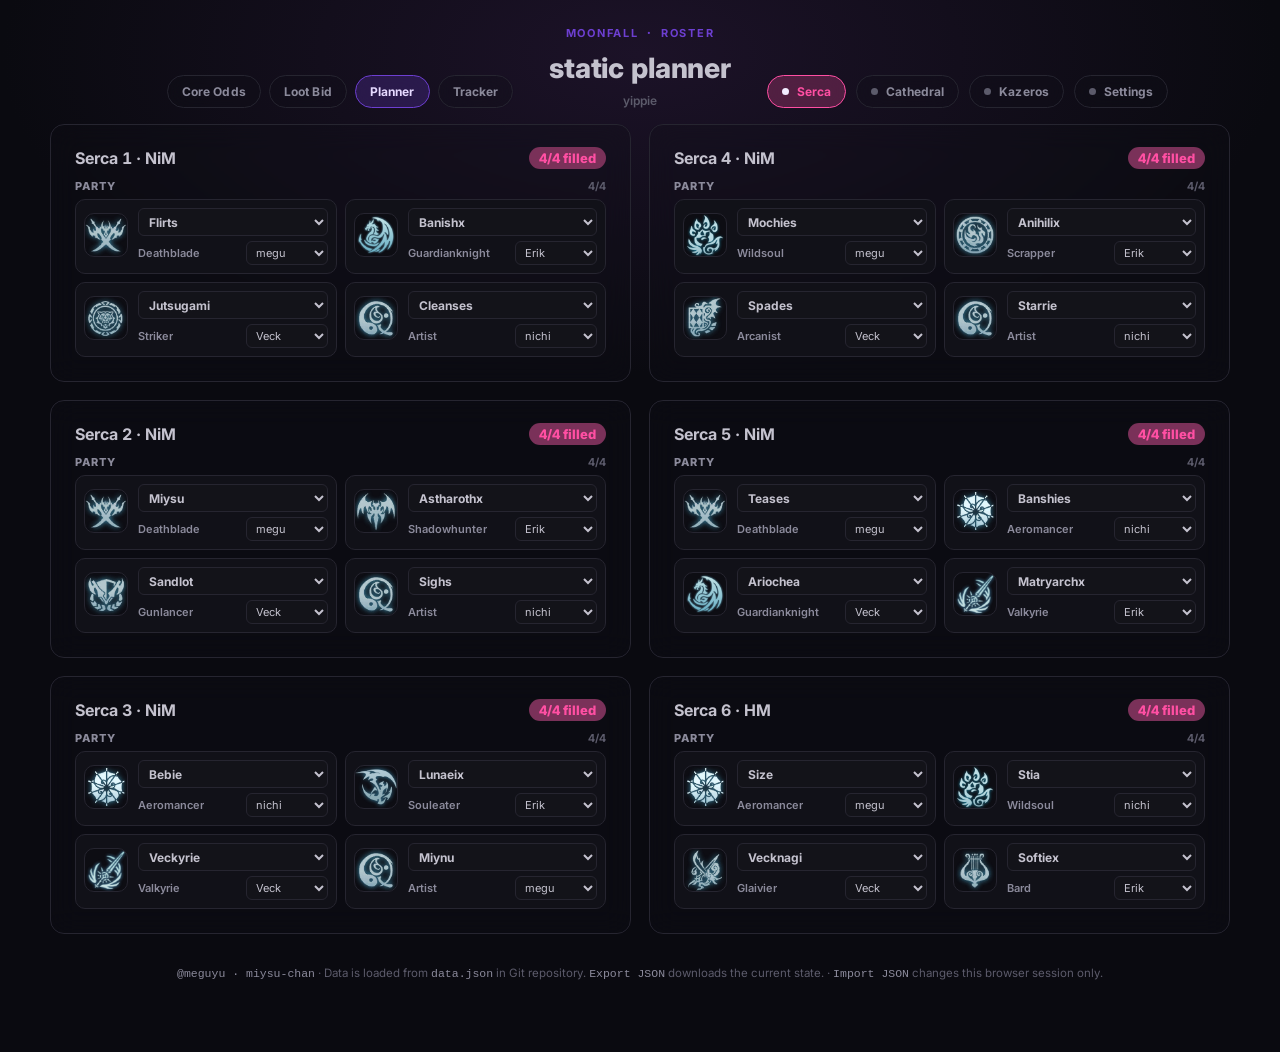
<file: static_planner/index.html>
<!DOCTYPE html>
<html lang="en">
<head>
<meta charset="UTF-8">
<meta name="viewport" content="width=device-width, initial-scale=1.0">
<link rel="icon" type="image/png" href="icon.png">
<title>Moonfall | static planner</title>
<style>
  @import url('https://fonts.googleapis.com/css2?family=Inter:wght@400;500;600;700;800&display=swap');

  :root{
    --bg: #0a0a10;
    --bg-grad: radial-gradient(1100px 550px at 50% 6%, #1c1228 0%, #0a0a10 58%);
    --panel: #131319;
    --panel-2: #0d0d13;
    --border: #262530;
    --border-soft: #1c1b24;
    --text: #c4c2ce;
    --muted: #8b8a9b;
    --muted-2: #5c5b6b;
    --pink: #ff4fa3;
    --pink-soft: #7a3159;
    --amber: #f5b942;
    --amber-soft: #7a5e2a;
    --teal: #3fe6c4;
    --teal-soft: #1f6f5f;
    --purple: #b98bff;
    --purple-soft: #4a3170;
    --violet: #6d3fd1;
    --violet-soft: #29194a;
    --coral: #ff6b5c;
    --coral-soft: #7a3329;
    --sky: #5cc8ff;
    --sky-soft: #2a4f66;
    --gold: #f5c542;
    --gold-soft: #4a3d1a;
    --danger: #ff5c5c;
    --success: #3fe6c4;
    --silver: #c3c6d6;
    --silver-soft: #45485c;
  }

  *{ box-sizing: border-box; }

  body{
    margin:0;
    background: var(--bg-grad), var(--bg);
    background-attachment: fixed;
    color: var(--text);
    font-family: 'Inter', sans-serif;
    padding: 26px 20px 70px;
    min-height: 100vh;
    font-variant-numeric: tabular-nums;
  }

  .wrap{ max-width: 1180px; margin: 0 auto; position: relative; }

  /* --- Top bar: site nav / title / page tabs, grouped together near center --- */
  .top-bar{
    display:grid; grid-template-columns: 1fr auto 1fr; align-items:flex-end;
    gap: 36px; margin-bottom: 16px;
  }
  .site-nav{ display:flex; gap:8px; flex-wrap:wrap; justify-content:flex-end; justify-self:end; }
  .nav-link{
    font-family:'Inter', sans-serif;
    background: rgba(19, 19, 25, 0.25);
    backdrop-filter: blur(14px);
    -webkit-backdrop-filter: blur(14px);
    border: 1px solid var(--border);
    color: var(--muted); font-size: 12px; font-weight: 700;
    padding: 8px 14px; border-radius: 999px; cursor:pointer;
    letter-spacing:.01em; transition: all .15s ease;
    text-decoration:none; white-space:nowrap;
  }
  .nav-link:hover{ border-color: var(--muted-2); color: var(--text); }
  .nav-link.active{ background: rgba(109, 63, 209, 0.25); color:#e6d9ff; border-color: var(--violet); }

  header{ text-align:center; justify-self:center; margin-bottom:0; }
  .eyebrow{
    font-size: 11px; font-weight: 700;
    letter-spacing: .16em; text-transform: uppercase;
    color: var(--violet); margin-bottom: 10px;
  }
  h1{
    font-size: clamp(22px, 3vw, 28px);
    font-weight: 800;
    margin: 0 0 6px;
    letter-spacing: -0.01em;
  }
  .sub{ font-size: 12px; color: var(--muted-2); margin-top: 8px; font-weight:600; }

  @media (max-width: 860px){
    .top-bar{ display:flex; flex-direction:column; justify-content:center; align-items:center; text-align:center; gap:14px; }
    .site-nav{ justify-content:center; justify-self:auto; order:2; }
    header{ order:1; }
    .tab-nav{ order:3; justify-content:center !important; }
  }

  /* --- Tab nav --- */
  .tab-nav{
    display:flex; justify-content:center; gap: 10px; flex-wrap:wrap;
    margin: 0 0 20px;
  }
  .top-bar .tab-nav{ justify-content:flex-start; justify-self:start; margin:0; }
  .top-bar .tab-nav .tab-btn{ font-size: 12px; padding: 8px 14px; }
  .tab-btn{
    font-family:'Inter', sans-serif;
    background: rgba(19, 19, 25, 0.25);
    backdrop-filter: blur(14px);
    -webkit-backdrop-filter: blur(14px);
    border: 1px solid var(--border);
    color: var(--muted); font-size: 13.5px; font-weight: 700;
    padding: 11px 20px; border-radius: 999px; cursor:pointer;
    letter-spacing:.01em; transition: all .15s ease;
    display:flex; align-items:center; gap:8px;
  }
  .tab-btn .dot{ width:7px; height:7px; border-radius:50%; background: var(--muted-2); flex-shrink:0; }
  .tab-btn:hover{ border-color: var(--muted-2); color: var(--text); }
  .tab-btn.active{ background: rgba(109, 63, 209, 0.25); color: #f2ecff; border-color: var(--violet); }
  .tab-btn.active .dot{ background: #f2ecff; }
  .tab-btn[data-accent="pink"].active{ background: rgba(255, 79, 163, 0.25); border-color: var(--pink); color:var(--pink); }
  .tab-btn[data-accent="amber"].active{ background: rgba(245, 185, 66, 0.25); border-color: var(--amber); color:var(--amber); }
  .tab-btn[data-accent="teal"].active{ background: rgba(63, 230, 196, 0.25); border-color: var(--teal); color:var(--teal); }

  .tab-panel{ display:none; }
  .tab-panel.active{ display:block; }

  /* --- generic card --- */
  .card{
    background: rgba(19, 19, 25, 0.25);
    backdrop-filter: blur(14px);
    -webkit-backdrop-filter: blur(14px);
    border: 1px solid var(--border);
    border-radius: 14px;
    padding: 22px 24px 24px;
  }
  .card + .card{ margin-top: 18px; }

  .card-title{ font-size: 16px; font-weight: 700; margin: 0 0 3px; display:flex; align-items:center; justify-content:space-between; gap:10px; flex-wrap:wrap; }
  .card-title .rate{ font-weight: 800; font-size: 13px; padding: 3px 10px; border-radius:999px; }
  .card-sub{ font-size: 12px; color: var(--muted); margin-bottom: 4px; }

  .divider{ height:1px; background: var(--border-soft); margin: 16px 0; }

  /* --- toolbar --- */
  .toolbar{
    display:flex; align-items:center; justify-content:space-between; gap: 16px;
    flex-wrap:wrap; margin-bottom: 18px;
  }
  .toolbar-actions{ display:flex; gap:10px; flex-wrap:wrap; }

  button{ font-family:'Inter', sans-serif; }
  .btn{
    background: rgba(13, 13, 19, 0.25);
    backdrop-filter: blur(14px);
    -webkit-backdrop-filter: blur(14px);
    border: 1px solid var(--border);
    color: var(--text); font-size: 12.5px; font-weight: 700;
    padding: 9px 16px; border-radius: 999px; cursor:pointer;
    transition: all .15s ease;
  }
  .btn:hover{ border-color: var(--muted-2); }
  .btn-pink{ background: rgba(255, 79, 163, 0.25); color:var(--pink); border-color:var(--pink); }
  .btn-pink:hover{ filter:brightness(1.15); }
  .btn-violet{ background: rgba(109, 63, 209, 0.25); color:#e6d9ff; border-color:var(--violet); }
  .btn-violet:hover{ filter:brightness(1.15); }
  .btn-gold{ background: rgba(245, 197, 66, 0.25); color:var(--gold); border-color:var(--gold); }
  .btn-gold:hover{ filter:brightness(1.15); }
  .btn-ghost{ background:transparent; }
  .btn-danger{ color: var(--danger); }
  .btn-small{ padding: 6px 11px; font-size: 11.5px; border-radius:7px; }
  .btn:disabled{ opacity:.4; cursor:not-allowed; }

  input[type=text], input[type=number], input[type=file], select, textarea{
    font-family: 'Inter', sans-serif;
    background: var(--panel-2); border: 1px solid var(--border);
    color: var(--text); font-size: 13px; padding: 8px 10px;
    border-radius: 8px; outline:none; width:100%;
  }
  input[type=text]:focus, input[type=number]:focus, select:focus{ border-color: var(--violet); }
  label{
    display:block; font-size: 10.5px; font-weight: 600;
    letter-spacing:.06em; text-transform:uppercase; color: var(--muted);
    margin-bottom: 6px;
  }

  /* --- class icon badges --- */
  .class-icon{
    display:inline-flex; align-items:center; justify-content:center;
    width:36px; height:36px; border-radius:10px;
    font-size:12px; font-weight:800; letter-spacing:.02em;
    flex-shrink:0; color:#0a0a10; overflow:hidden;
  }
  .class-icon.small{ width:28px; height:28px; font-size:10.5px; border-radius:8px; }
  .class-icon.tile{ width:44px; height:44px; font-size:14px; border-radius:10px; }
  .class-icon.has-image{ background: var(--panel-2); padding:0; border:1px solid var(--border); }
  .class-icon img{ width:100%; height:100%; object-fit:cover; display:block; }
  .field-with-icon{ display:flex; align-items:center; gap:8px; }
  .field-with-icon select{ flex:1; }

  /* --- Characters tab --- */
  .add-form{ display:grid; grid-template-columns: 90px 1fr 1fr 1fr auto; gap: 10px; align-items:end; }
  @media (max-width: 820px){ .add-form{ grid-template-columns: 1fr 1fr; } }

  .char-table-wrap{ overflow-x:auto; margin-top:18px; }
  table.char-table{ width:100%; border-collapse:collapse; font-size:13px; }
  table.char-table th{
    text-align:left; font-size: 10px; text-transform:uppercase; letter-spacing:.06em;
    color: var(--muted-2); font-weight:700; padding: 8px 10px; border-bottom:1px solid var(--border);
    white-space:nowrap;
  }
  table.char-table td{ padding: 7px 10px; border-bottom:1px solid var(--border-soft); vertical-align:middle; }
  table.char-table tr:hover td{ background: rgba(255,255,255,0.02); }
  table.char-table input[type=text]{ padding:6px 8px; font-size:12.5px; }
  table.char-table select{ padding:6px 8px; font-size:12.5px; }
  .row-actions{ display:flex; gap:6px; white-space:nowrap; }
  .search-bar{ max-width: 320px; }

  .empty-state{ text-align:center; color: var(--muted-2); font-size:13px; padding: 30px 10px; }

  /* --- Raid difficulty settings --- */
  .difficulty-group{ margin-bottom: 16px; }
  .difficulty-group:last-child{ margin-bottom: 0; }
  .difficulty-group-label{ font-size:11px; font-weight:800; text-transform:uppercase; letter-spacing:.08em; color:var(--muted); margin:0 0 8px; }
  .difficulty-grid{ display:grid; grid-template-columns:repeat(3,1fr); gap:8px; }
  @media (max-width: 700px){ .difficulty-grid{ grid-template-columns:1fr 1fr; } }
  @media (max-width: 460px){ .difficulty-grid{ grid-template-columns:1fr; } }
  .difficulty-row{
    display:flex; align-items:center; gap:8px;
    background: var(--panel-2); border:1px solid var(--border-soft);
    border-radius:9px; padding:7px 9px;
  }
  .difficulty-row .difficulty-raid-name{
    font-size:12px; font-weight:600; color:var(--text); flex:1;
    white-space:nowrap; overflow:hidden; text-overflow:ellipsis;
  }
  .difficulty-row input{ width:96px; flex-shrink:0; padding:6px 8px; font-size:12.5px; }

  /* --- raid two-column layout --- */
  .raid-columns{ display:grid; grid-template-columns: 1fr 1fr; gap: 18px; align-items:start; }
  @media (max-width: 900px){ .raid-columns{ grid-template-columns: 1fr; } }
  .raid-col{ display:flex; flex-direction:column; gap: 18px; }
  .raid-col .card{ margin-top:0; }

  .party-block{ margin-top: 10px; }
  .party-head{ display:flex; align-items:center; justify-content:space-between; margin-bottom:6px; }
  .party-head .pl{ font-size:11px; font-weight:800; text-transform:uppercase; letter-spacing:.08em; color: var(--muted); }
  .party-fill{ font-size:11px; font-weight:700; color: var(--muted-2); }
  
  /* Dense slot tile grid matching image */
  .slot-grid{
    display: grid;
    grid-template-columns: repeat(2, 1fr);
    gap: 8px;
  }
  @media (max-width: 600px){
    .slot-grid{ grid-template-columns: 1fr; }
  }

  .slot{
    background: #0d0d13;
    border: 1px solid var(--border-soft);
    border-radius: 10px;
    padding: 8px;
    display: flex;
    align-items: center;
    gap: 10px;
    transition: border-color 0.15s ease;
  }
  .slot.filled{
    border-color: var(--border);
    background: #111118;
  }
  .slot-icon-wrap{ flex-shrink: 0; }
  .slot-body{
    flex: 1;
    min-width: 0;
    display: flex;
    flex-direction: column;
    gap: 5px;
  }
  .slot-body select.char-select{
    font-size: 12px;
    font-weight: 700;
    padding: 4px 6px;
    height: 28px;
    background: var(--panel);
    border: 1px solid var(--border);
    border-radius: 6px;
  }
  .slot-bottom-row{
    display: flex;
    align-items: center;
    justify-content: space-between;
    gap: 6px;
  }
  .slot-class-text{
    font-size: 11px;
    font-weight: 600;
    color: var(--muted);
    white-space: nowrap;
    overflow: hidden;
    text-overflow: ellipsis;
  }
  .slot-body select.player-select{
    font-size: 11px;
    padding: 2px 5px;
    height: 24px;
    background: var(--panel);
    border: 1px solid var(--border);
    border-radius: 6px;
    width: auto;
    max-width: 95px;
    flex-shrink: 0;
  }

  .raid-card .card-title .rate.pink{ background: var(--pink-soft); color: var(--pink); }
  .raid-card .card-title .rate.amber{ background: var(--amber-soft); color: var(--amber); }
  .raid-card .card-title .rate.teal{ background: var(--teal-soft); color: var(--teal); }

  footer{ text-align:center; color: var(--muted-2); font-size: 11.5px; margin-top: 30px; line-height:1.6; }
  footer code{ color: var(--muted); }

  .toast{
    position: fixed; bottom: 26px; left:50%; transform: translateX(-50%) translateY(20px);
    background: var(--panel); border:1px solid var(--border); color: var(--text);
    padding: 12px 20px; border-radius: 10px; font-size: 13px; font-weight:600;
    opacity:0; pointer-events:none; transition: all .25s ease; box-shadow: 0 10px 30px rgba(0,0,0,.4);
    z-index: 999;
  }
  .toast.show{ opacity:1; transform: translateX(-50%) translateY(0); }
</style>
</head>
<body>
<div class="wrap">

  <div class="top-bar">
    <nav class="site-nav">
      <a href="../ark_core_odds" class="nav-link">Core Odds</a>
      <a href="../bid_calculator" class="nav-link">Loot Bid</a>
      <a href="../static_planner" class="nav-link active">Planner</a>
      <a href="../gold_tracker" class="nav-link">Tracker</a>
    </nav>

    <header>
      <div class="eyebrow">Moonfall ・ Roster</div>
      <h1>static planner</h1>
      <div class="sub">yippie</div>
    </header>

    <div class="tab-nav" id="tabNav">
      <button class="tab-btn active" data-tab="serca" data-accent="pink"><span class="dot"></span>Serca</button>
      <button class="tab-btn" data-tab="cathedral" data-accent="amber"><span class="dot"></span>Cathedral</button>
      <button class="tab-btn" data-tab="kazeros" data-accent="teal"><span class="dot"></span>Kazeros</button>
      <button class="tab-btn" data-tab="settings"><span class="dot"></span>Settings</button>
    </div>
  </div>

  <!-- RAID TABS -->
    <div class="tab-panel active" id="panel-serca">
    <div id="raids-serca"></div>
  </div>

  <div class="tab-panel" id="panel-cathedral">
    <div id="raids-cathedral"></div>
  </div>
  
  <div class="tab-panel" id="panel-kazeros">
    <div id="raids-kazeros"></div>
  </div>

  <!-- SETTINGS TAB -->
  <div class="tab-panel" id="panel-settings">

    <div class="card">
      <div class="card-title">Raid Difficulties</div>
      <div class="card-sub">Set the difficulty shown on each raid card · e.g. Normal, Hard, HM, NiM — free text, saved into the export</div>
      <div class="divider"></div>
      <div id="difficultySettingsWrap"></div>
      <datalist id="difficultySuggestions"></datalist>
    </div>

    <div class="card">
      <div class="card-title">Add Character</div>
      <div class="card-sub">Enter item level, character name, class and player name</div>
      <div class="divider"></div>
      <div class="add-form">
        <div>
          <label>Ilvl</label>
          <input type="text" id="f_ilvl" placeholder="1740+">
        </div>
        <div>
          <label>IGN</label>
          <input type="text" id="f_ign" placeholder="Character name">
        </div>
        <div>
          <label>Class</label>
          <div class="field-with-icon">
            <span id="addClassIconWrap"></span>
            <select id="f_class"></select>
          </div>
        </div>
        <div>
          <label>Player</label>
          <input type="text" id="f_static" placeholder="e.g. Player name">
        </div>
        <div>
          <button class="btn btn-pink" id="btnAddChar">+ Add</button>
        </div>
      </div>
    </div>

    <div class="card">
      <div class="toolbar">
        <div>
          <div class="card-title" style="margin-bottom:2px;">All Characters <span class="rate" style="background:var(--panel-2); color:var(--muted); font-size:12px;" id="charCount">0</span></div>
          <div class="card-sub" style="margin-bottom:0;">Click a field to edit it directly · changes only save to this browser</div>
        </div>
        <div class="toolbar-actions">
          <input type="text" class="search-bar" id="charSearch" placeholder="Search by IGN, class or static…" style="min-width:220px;">
          <button class="btn" id="btnExport">Export JSON</button>
          <button class="btn" id="btnImportTrigger">Import JSON</button>
          <input type="file" id="fileImport" accept="application/json" style="display:none;">
          <button class="btn btn-danger" id="btnClearAll">Delete All</button>
        </div>
      </div>
      <div class="char-table-wrap">
        <table class="char-table" id="charTable">
          <thead>
            <tr>
              <th>Ilvl</th>
              <th>IGN</th>
              <th>Class</th>
              <th>Player</th>
              <th></th>
            </tr>
          </thead>
          <tbody id="charTableBody"></tbody>
        </table>
      </div>
      <div class="empty-state" id="charEmptyState" style="display:none;">No characters added yet.</div>
    </div>
  </div>

  <footer>
    <code>@meguyu · miysu-chan</code> · Data is loaded from <code>data.json</code> in Git repository. <code>Export JSON</code> downloads the current state. · <code>Import JSON</code> changes this browser session only.
  </footer>

</div>

<div class="toast" id="toast"></div>

<script>
/* ---------- External data ---------- */
const DATA_URL = './data.json';

const CLASS_LIST = [
  'Aeromancer','Arcanist','Artillerist','Artist','Bard','Berserker','Breaker','Deadeye',
  'Deathblade','Destroyer','Glaivier','Guardianknight','Gunlancer','Gunslinger','Machinist',
  'Paladin','Reaper','Scrapper','Shadowhunter','Sharpshooter','Slayer','Sorceress','Soulfist',
  'Souleater','Striker','Summoner','Valkyrie','Wardancer','Wildsoul'
];

const ROLE_COLORS = {
  warrior: 'var(--coral)',
  martial: 'var(--teal)',
  gunner: 'var(--amber)',
  mage: 'var(--purple)',
  assassin: 'var(--pink)',
  specialist: 'var(--sky)'
};

const CLASS_META = {
  'Berserker':      { abbr: 'BS', role: 'warrior' },
  'Paladin':        { abbr: 'PA', role: 'warrior' },
  'Gunlancer':      { abbr: 'GN', role: 'warrior' },
  'Guardianknight': { abbr: 'GK', role: 'warrior' },
  'Destroyer':      { abbr: 'DS', role: 'warrior' },
  'Slayer':         { abbr: 'SL', role: 'warrior' },
  'Valkyrie':       { abbr: 'VK', role: 'warrior' },

  'Striker':        { abbr: 'ST', role: 'martial' },
  'Breaker':        { abbr: 'BR', role: 'martial' },
  'Wardancer':      { abbr: 'WD', role: 'martial' },
  'Scrapper':       { abbr: 'SC', role: 'martial' },
  'Soulfist':       { abbr: 'SF', role: 'martial' },
  'Glaivier':       { abbr: 'GL', role: 'martial' },

  'Deadeye':        { abbr: 'DE', role: 'gunner' },
  'Artillerist':    { abbr: 'AT', role: 'gunner' },
  'Sharpshooter':   { abbr: 'SP', role: 'gunner' },
  'Machinist':      { abbr: 'MC', role: 'gunner' },
  'Gunslinger':     { abbr: 'GS', role: 'gunner' },

  'Bard':           { abbr: 'BD', role: 'mage' },
  'Sorceress':      { abbr: 'SO', role: 'mage' },
  'Summoner':       { abbr: 'SM', role: 'mage' },
  'Arcanist':       { abbr: 'AR', role: 'mage' },

  'Shadowhunter':   { abbr: 'SH', role: 'assassin' },
  'Deathblade':     { abbr: 'DB', role: 'assassin' },
  'Souleater':      { abbr: 'SE', role: 'assassin' },
  'Reaper':         { abbr: 'RP', role: 'assassin' },

  'Artist':         { abbr: 'AS', role: 'specialist' },
  'Aeromancer':     { abbr: 'AM', role: 'specialist' },
  'Wildsoul':       { abbr: 'WS', role: 'specialist' }
};

/* Class icons are static files in the repo's icons/ folder (one level
   up from this page, e.g. moonfall/icons/), named exactly after the
   class, e.g. icons/Berserker.png. To change an icon, replace that
   file in git — there is no in-app uploader. */
const ICON_DIR = '../icons/';

function classIconHtml(className, variant){
  let sizeClass = '';
  if(variant === 'small') sizeClass = ' small';
  else if(variant === 'tile') sizeClass = ' tile';

  const meta = CLASS_META[className];
  const fallbackBg = meta ? ROLE_COLORS[meta.role] : 'var(--muted-2)';
  const fallbackText = meta ? meta.abbr : '?';

  if(!className){
    return `<span class="class-icon${sizeClass}" style="background:${fallbackBg};">${fallbackText}</span>`;
  }

  const src = `${ICON_DIR}${encodeURIComponent(className)}.png`;
  return `<span class="class-icon${sizeClass} has-image" data-fallback-bg="${fallbackBg}" data-fallback-text="${escapeAttr(fallbackText)}">
    <img src="${src}" alt="${escapeAttr(className)}" loading="lazy" onerror="this.parentElement.classList.remove('has-image'); this.parentElement.style.background=this.parentElement.dataset.fallbackBg; this.parentElement.textContent=this.parentElement.dataset.fallbackText; this.remove();">
  </span>`;
}

const RAID_GROUPS = {
  kazeros: {
    label: 'Kazeros',
    accent: 'teal',
    raids: [
      { id: 'kazeros-1', name: 'Kazeros 1' },
      { id: 'kazeros-2', name: 'Kazeros 2' },
      { id: 'kazeros-3', name: 'Kazeros 3' },
      { id: 'kazeros-4', name: 'Kazeros 4' },
      { id: 'kazeros-5', name: 'Kazeros 5' },
      { id: 'kazeros-6', name: 'Kazeros 6' }
    ],
    partyLabels: ['Party 1','Party 2']
  },
  serca: {
    label: 'Serca',
    accent: 'pink',
    raids: [
      { id: 'serca-1', name: 'Serca 1' },
      { id: 'serca-2', name: 'Serca 2' },
      { id: 'serca-3', name: 'Serca 3' },
      { id: 'serca-4', name: 'Serca 4' },
      { id: 'serca-5', name: 'Serca 5' },
      { id: 'serca-6', name: 'Serca 6' }
    ],
    partyLabels: ['Party']
  },
  cathedral: {
    label: 'Cathedral',
    accent: 'amber',
    raids: [
      { id: 'cathedral-1', name: 'Cathedral 1' },
      { id: 'cathedral-2', name: 'Cathedral 2' },
      { id: 'cathedral-3', name: 'Cathedral 3' },
      { id: 'cathedral-4', name: 'Cathedral 4' },
      { id: 'cathedral-5', name: 'Cathedral 5' },
      { id: 'cathedral-6', name: 'Cathedral 6' }
    ],
    partyLabels: ['Party']
  }
};

// Maps the raid-name strings previously used as assignment keys (difficulty
// was baked into the name) to the new stable raid ids, so existing data.json
// files keep their party assignments after this update.
const LEGACY_RAID_ID_MAP = {
  'Kazeros HM 1': 'kazeros-1',
  'Kazeros HM 2': 'kazeros-2',
  'Kazeros HM 3': 'kazeros-3',
  'Kazeros HM 4': 'kazeros-4',
  'Kazeros HM 5': 'kazeros-5',
  'Kazeros HM 6': 'kazeros-6',
  'Serca 1 HM': 'serca-1',
  'Serca 2 NiM': 'serca-2',
  'Serca 3 NiM': 'serca-3',
  'Serca 4 NiM': 'serca-4',
  'Serca 5 HM': 'serca-5',
  'Serca 6 HM': 'serca-6',
  'Lv. 3 Cathedral 1': 'cathedral-1',
  'Lv. 3 Cathedral 2': 'cathedral-2',
  'Lv. 3 Cathedral 3': 'cathedral-3',
  'Lv. 3 Cathedral 4': 'cathedral-4',
  'Lv. 3 Cathedral 5': 'cathedral-5',
  'Lv. 3 Cathedral 6': 'cathedral-6'
};

// Default difficulty per raid id — matches what used to be hard-coded into
// the raid name, so nothing visually changes until the user edits it.
const DEFAULT_RAID_DIFFICULTY = {
  'kazeros-1': 'HM', 'kazeros-2': 'HM', 'kazeros-3': 'HM',
  'kazeros-4': 'HM', 'kazeros-5': 'HM', 'kazeros-6': 'HM',
  'serca-1': 'HM', 'serca-2': 'NiM', 'serca-3': 'NiM',
  'serca-4': 'NiM', 'serca-5': 'HM', 'serca-6': 'HM',
  'cathedral-1': 'Lv. 3', 'cathedral-2': 'Lv. 3', 'cathedral-3': 'Lv. 3',
  'cathedral-4': 'Lv. 3', 'cathedral-5': 'Lv. 3', 'cathedral-6': 'Lv. 3'
};

const DIFFICULTY_SUGGESTIONS = ['Normal', 'Hard', 'HM', 'NiM', 'Lv. 1', 'Lv. 2', 'Lv. 3'];

let characters = [];
let assignments = {};
let raidDifficulty = { ...DEFAULT_RAID_DIFFICULTY };
let slotPlayerFilter = {};
let nextId = 1;

function uid(){ return nextId++; }

function raidDisplayName(raid){
  const diff = (raidDifficulty[raid.id] || '').trim();
  return diff ? `${raid.name} · ${diff}` : raid.name;
}

function initEmptyAssignments(){
  assignments = {};
  slotPlayerFilter = {};
  Object.values(RAID_GROUPS).forEach(g => {
    g.raids.forEach(raid => {
      assignments[raid.id] = g.partyLabels.map(() => [null,null,null,null]);
    });
  });
}

/* ---------- Data loading ---------- */
function loadFromDataObject(data){
  characters = Array.isArray(data.characters) ? data.characters : [];
  nextId = characters.length ? Math.max(1, ...characters.map(c => c.id || 0)) + 1 : 1;
  initEmptyAssignments();

  raidDifficulty = { ...DEFAULT_RAID_DIFFICULTY };
  if(data.raidDifficulty && typeof data.raidDifficulty === 'object'){
    Object.keys(data.raidDifficulty).forEach(id => {
      if(Object.prototype.hasOwnProperty.call(raidDifficulty, id)) raidDifficulty[id] = data.raidDifficulty[id];
    });
  }

  if(data.assignments && typeof data.assignments === 'object'){
    Object.keys(data.assignments).forEach(key => {
      const targetId = assignments[key] ? key : LEGACY_RAID_ID_MAP[key];
      if(targetId && assignments[targetId]) assignments[targetId] = data.assignments[key];
    });
  }
}

async function loadRemoteData(){
  const response = await fetch(DATA_URL, { cache: 'no-store' });
  if(!response.ok){
    throw new Error(`Could not load ${DATA_URL}: HTTP ${response.status}`);
  }
  const data = await response.json();
  if(!data || !Array.isArray(data.characters) || typeof data.assignments !== 'object'){
    throw new Error('Invalid data.json format');
  }
  loadFromDataObject(data);
}

// data.json is the source of truth. Browser edits are session-only.
function saveState(){ /* intentionally disabled */ }

/* ---------- Toast ---------- */
let toastTimer = null;
function showToast(msg){
  const t = document.getElementById('toast');
  t.textContent = msg;
  t.classList.add('show');
  clearTimeout(toastTimer);
  toastTimer = setTimeout(() => t.classList.remove('show'), 2200);
}

/* ---------- Raid difficulty settings ---------- */
function renderDifficultySettings(){
  const wrap = document.getElementById('difficultySettingsWrap');
  if(!wrap) return;

  wrap.innerHTML = Object.keys(RAID_GROUPS).map(groupKey => {
    const group = RAID_GROUPS[groupKey];
    const rows = group.raids.map(raid => `
      <div class="difficulty-row">
        <span class="difficulty-raid-name">${escapeAttr(raid.name)}</span>
        <input type="text" list="difficultySuggestions" data-raid-id="${raid.id}" value="${escapeAttr(raidDifficulty[raid.id] || '')}" placeholder="Difficulty">
      </div>`).join('');
    return `
      <div class="difficulty-group">
        <div class="difficulty-group-label">${escapeAttr(group.label)}</div>
        <div class="difficulty-grid">${rows}</div>
      </div>`;
  }).join('');

  const datalist = document.getElementById('difficultySuggestions');
  if(datalist){
    datalist.innerHTML = DIFFICULTY_SUGGESTIONS.map(d => `<option value="${escapeAttr(d)}"></option>`).join('');
  }

  wrap.querySelectorAll('input[data-raid-id]').forEach(inp => {
    inp.addEventListener('change', () => {
      raidDifficulty[inp.dataset.raidId] = inp.value.trim();
      renderAllRaidGroups();
      saveState();
    });
  });
}

/* ---------- Class select helper ---------- */
function classOptionsHtml(selected){
  return CLASS_LIST.map(c => `<option value="${c}" ${c===selected?'selected':''}>${c}</option>`).join('');
}

function renderCharacterOptionsGlobal(){
  const sel = document.getElementById('f_class');
  sel.innerHTML = classOptionsHtml(CLASS_LIST[0]);
  sel.addEventListener('change', updateAddClassIcon);
  updateAddClassIcon();
}

function updateAddClassIcon(){
  const val = document.getElementById('f_class').value;
  document.getElementById('addClassIconWrap').innerHTML = classIconHtml(val);
}

function escapeAttr(str){
  return (str||'').replace(/&/g,'&amp;').replace(/"/g,'&quot;').replace(/</g,'&lt;');
}

/* ---------- Character table ---------- */
function getFilteredCharacters(){
  const q = document.getElementById('charSearch').value.trim().toLowerCase();
  if(!q) return characters;
  return characters.filter(c =>
    c.ign.toLowerCase().includes(q) ||
    c.class.toLowerCase().includes(q) ||
    c.static.toLowerCase().includes(q) ||
    (c.ilvl||'').toLowerCase().includes(q)
  );
}

function renderCharacterTable(){
  const body = document.getElementById('charTableBody');
  const list = getFilteredCharacters();
  document.getElementById('charCount').textContent = characters.length;

  if(list.length === 0){
    body.innerHTML = '';
    document.getElementById('charEmptyState').style.display = 'block';
    return;
  }
  document.getElementById('charEmptyState').style.display = 'none';

  const sorted = [...list].sort((a,b) => {
    if(a.static !== b.static) return a.static.localeCompare(b.static);
    return a.ign.localeCompare(b.ign);
  });

  body.innerHTML = sorted.map(c => `
    <tr data-id="${c.id}">
      <td><input type="text" value="${escapeAttr(c.ilvl)}" data-field="ilvl" style="width:70px;"></td>
      <td><input type="text" value="${escapeAttr(c.ign)}" data-field="ign" style="width:140px;"></td>
      <td>
        <div class="field-with-icon">
          ${classIconHtml(c.class, 'small')}
          <select data-field="class" style="width:150px;">${classOptionsHtml(c.class)}</select>
        </div>
      </td>
      <td><input type="text" value="${escapeAttr(c.static)}" data-field="static" style="width:110px;"></td>
      <td class="row-actions">
        <button class="btn btn-small btn-danger" data-action="delete">Delete</button>
      </td>
    </tr>
  `).join('');

  body.querySelectorAll('tr').forEach(row => {
    const id = parseInt(row.dataset.id, 10);
    row.querySelectorAll('[data-field]').forEach(inp => {
      inp.addEventListener('change', () => {
        const c = characters.find(x => x.id === id);
        if(!c) return;
        c[inp.dataset.field] = inp.value;
        renderCharacterTable();
        renderAllRaidGroups();
        saveState();
      });
    });
    row.querySelector('[data-action="delete"]').addEventListener('click', () => {
      deleteCharacter(id);
    });
  });
}

function addCharacter(){
  const ilvl = document.getElementById('f_ilvl').value.trim();
  const ign = document.getElementById('f_ign').value.trim();
  const cls = document.getElementById('f_class').value;
  const stat = document.getElementById('f_static').value.trim();

  if(!ign){
    showToast('Please enter an IGN');
    return;
  }

  characters.push({ id: uid(), ilvl, ign, class: cls, static: stat });

  document.getElementById('f_ilvl').value = '';
  document.getElementById('f_ign').value = '';
  document.getElementById('f_static').value = '';

  renderCharacterTable();
  renderAllRaidGroups();
  saveState();
  showToast(`${ign} added`);
}

function deleteCharacter(id){
  characters = characters.filter(c => c.id !== id);
  Object.keys(assignments).forEach(raidName => {
    assignments[raidName].forEach(party => {
      for(let i=0;i<party.length;i++){
        if(party[i] === id) party[i] = null;
      }
    });
  });
  renderCharacterTable();
  renderAllRaidGroups();
  saveState();
}

/* ---------- Raid rendering ---------- */
function uniquePlayers(){
  return [...new Set(characters.map(c => c.static).filter(Boolean))].sort((a,b) => a.localeCompare(b));
}

function renderRaidGroup(groupKey){
  const group = RAID_GROUPS[groupKey];
  const container = document.getElementById(`raids-${groupKey}`);
  const raids = group.raids;
  const mid = Math.ceil(raids.length / 2);
  const col1 = raids.slice(0, mid);
  const col2 = raids.slice(mid);

  container.innerHTML = `
    <div class="raid-columns">
      <div class="raid-col">${col1.map(r => raidCardHtml(r, group, groupKey)).join('')}</div>
      <div class="raid-col">${col2.map(r => raidCardHtml(r, group, groupKey)).join('')}</div>
    </div>`;

  container.querySelectorAll('.player-select').forEach(sel => {
    sel.addEventListener('change', () => {
      const raidName = sel.dataset.raid;
      const pIdx = parseInt(sel.dataset.party, 10);
      const sIdx = parseInt(sel.dataset.slot, 10);
      const key = sel.dataset.key;
      slotPlayerFilter[key] = sel.value;
      const currentVal = assignments[raidName][pIdx][sIdx];
      if(currentVal){
        const currentC = characters.find(x => x.id === currentVal);
        if(sel.value && currentC && currentC.static !== sel.value){
          assignments[raidName][pIdx][sIdx] = null;
          saveState();
        }
      }
      renderRaidGroup(groupKey);
    });
  });

  container.querySelectorAll('.char-select').forEach(sel => {
    sel.addEventListener('change', () => {
      const raidName = sel.dataset.raid;
      const pIdx = parseInt(sel.dataset.party, 10);
      const sIdx = parseInt(sel.dataset.slot, 10);
      const key = sel.dataset.key;
      const val = sel.value ? parseInt(sel.value, 10) : null;
      assignments[raidName][pIdx][sIdx] = val;
      if(val){
        const c = characters.find(x => x.id === val);
        if(c) slotPlayerFilter[key] = c.static;
      }
      renderRaidGroup(groupKey);
      saveState();
    });
  });
}

function slotHtml(raidId, party, pIdx, sIdx){
  const val = party[sIdx];
  const key = `${raidId}__${pIdx}__${sIdx}`;
  const c = val != null ? characters.find(x => x.id === val) : null;
  const playerFilter = slotPlayerFilter[key] !== undefined ? slotPlayerFilter[key] : (c ? c.static : '');

  const players = uniquePlayers();
  const playerOptions = `<option value="">Player</option>` +
    players.map(p => `<option value="${escapeAttr(p)}" ${p===playerFilter?'selected':''}>${p}</option>`).join('');

  const charsForPlayer = playerFilter ? characters.filter(x => x.static === playerFilter) : characters;
  const sortedChars = [...charsForPlayer].sort((a,b) => a.ign.localeCompare(b.ign));
  const charOptions = `<option value="">— IGN —</option>` +
    sortedChars.map(x => `<option value="${x.id}" ${val===x.id?'selected':''}>${x.ign}</option>`).join('');

  const armoryUrl = c && c.ign
    ? `https://lostark.bible/character/CE/${encodeURIComponent(c.ign)}`
    : '';

  const classIcon = classIconHtml(c ? c.class : null, 'tile');
  const classIconLink = armoryUrl
    ? `<a href="${armoryUrl}" target="_blank" rel="noopener noreferrer" title="Open ${escapeAttr(c.ign)} on Lost Ark Bible" style="display:inline-flex; text-decoration:none; cursor:pointer;">${classIcon}</a>`
    : classIcon;

  return `
    <div class="slot ${c ? 'filled' : 'empty'}">
      <div class="slot-icon-wrap">${classIconLink}</div>
      <div class="slot-body">
        <select class="char-select" data-key="${key}" data-raid="${escapeAttr(raidId)}" data-party="${pIdx}" data-slot="${sIdx}">${charOptions}</select>
        <div class="slot-bottom-row">
          <span class="slot-class-text">${c ? escapeAttr(c.class) : 'Class'}</span>
          <select class="player-select" data-key="${key}" data-raid="${escapeAttr(raidId)}" data-party="${pIdx}" data-slot="${sIdx}">${playerOptions}</select>
        </div>
      </div>
    </div>`;
}

function raidCardHtml(raid, group, groupKey){
  const parties = assignments[raid.id] || [];
  const totalSlots = parties.reduce((s,p) => s + p.length, 0);
  const filled = parties.reduce((s,p) => s + p.filter(v => v!=null).length, 0);

  const partiesHtml = parties.map((party, pIdx) => {
    const pLabel = group.partyLabels[pIdx] || `Party ${pIdx+1}`;
    const pFilled = party.filter(v => v!=null).length;
    const slotsHtml = party.map((val, sIdx) => slotHtml(raid.id, party, pIdx, sIdx)).join('');

    return `
      <div class="party-block">
        <div class="party-head">
          <span class="pl">${pLabel}</span>
          <span class="party-fill">${pFilled}/${party.length}</span>
        </div>
        <div class="slot-grid">${slotsHtml}</div>
      </div>`;
  }).join('');

  return `
    <div class="card raid-card">
      <div class="card-title">
        <span>${escapeAttr(raidDisplayName(raid))}</span>
        <span class="rate ${group.accent}">${filled}/${totalSlots} filled</span>
      </div>
      ${partiesHtml}
    </div>`;
}

function renderAllRaidGroups(){
  Object.keys(RAID_GROUPS).forEach(key => renderRaidGroup(key));
}

/* ---------- Tabs ---------- */
function initTabs(){
  document.querySelectorAll('.tab-btn').forEach(btn => {
    btn.addEventListener('click', () => {
      document.querySelectorAll('.tab-btn').forEach(b => b.classList.remove('active'));
      document.querySelectorAll('.tab-panel').forEach(p => p.classList.remove('active'));
      btn.classList.add('active');
      document.getElementById(`panel-${btn.dataset.tab}`).classList.add('active');
    });
  });
}

/* ---------- Export / Import ---------- */
function exportData(){
  const data = { characters, assignments, raidDifficulty };
  const blob = new Blob([JSON.stringify(data, null, 2)], { type: 'application/json' });
  const url = URL.createObjectURL(blob);
  const a = document.createElement('a');
  a.href = url;
  a.download = 'data.json';
  document.body.appendChild(a);
  a.click();
  document.body.removeChild(a);
  URL.revokeObjectURL(url);
  showToast('Export downloaded');
}

function importData(file){
  const reader = new FileReader();
  reader.onload = (e) => {
    try{
      const data = JSON.parse(e.target.result);
      if(!Array.isArray(data.characters) || typeof data.assignments !== 'object'){
        throw new Error('Invalid format');
      }
      loadFromDataObject(data);
      renderCharacterTable();
      renderAllRaidGroups();
      renderDifficultySettings();
      updateAddClassIcon();
      saveState();
      showToast('Import successful');
    }catch(err){
      showToast('Import failed: invalid file');
    }
  };
  reader.readAsText(file);
}

/* ---------- Init ---------- */
async function init(){
  renderCharacterOptionsGlobal();

  try{
    await loadRemoteData();
  }catch(err){
    console.error(err);
    showToast('Could not load data.json');
    document.getElementById('charEmptyState').textContent = 'Could not load data.json. Check that it exists next to this HTML file.';
  }

  renderCharacterTable();
  renderAllRaidGroups();
  renderDifficultySettings();
  initTabs();

  document.getElementById('btnAddChar').addEventListener('click', addCharacter);
  document.getElementById('charSearch').addEventListener('input', renderCharacterTable);
  document.getElementById('btnExport').addEventListener('click', exportData);
  document.getElementById('btnImportTrigger').addEventListener('click', () => {
    document.getElementById('fileImport').click();
  });
  document.getElementById('fileImport').addEventListener('change', (e) => {
    if(e.target.files[0]) importData(e.target.files[0]);
    e.target.value = '';
  });
  document.getElementById('btnClearAll').addEventListener('click', () => {
    if(confirm('Really delete all characters and assignments?')){
      characters = [];
      initEmptyAssignments();
      renderCharacterTable();
      renderAllRaidGroups();
      saveState();
      showToast('Everything deleted');
    }
  });
}

document.addEventListener('DOMContentLoaded', init);

</script>
</body>
</html>
</file>
